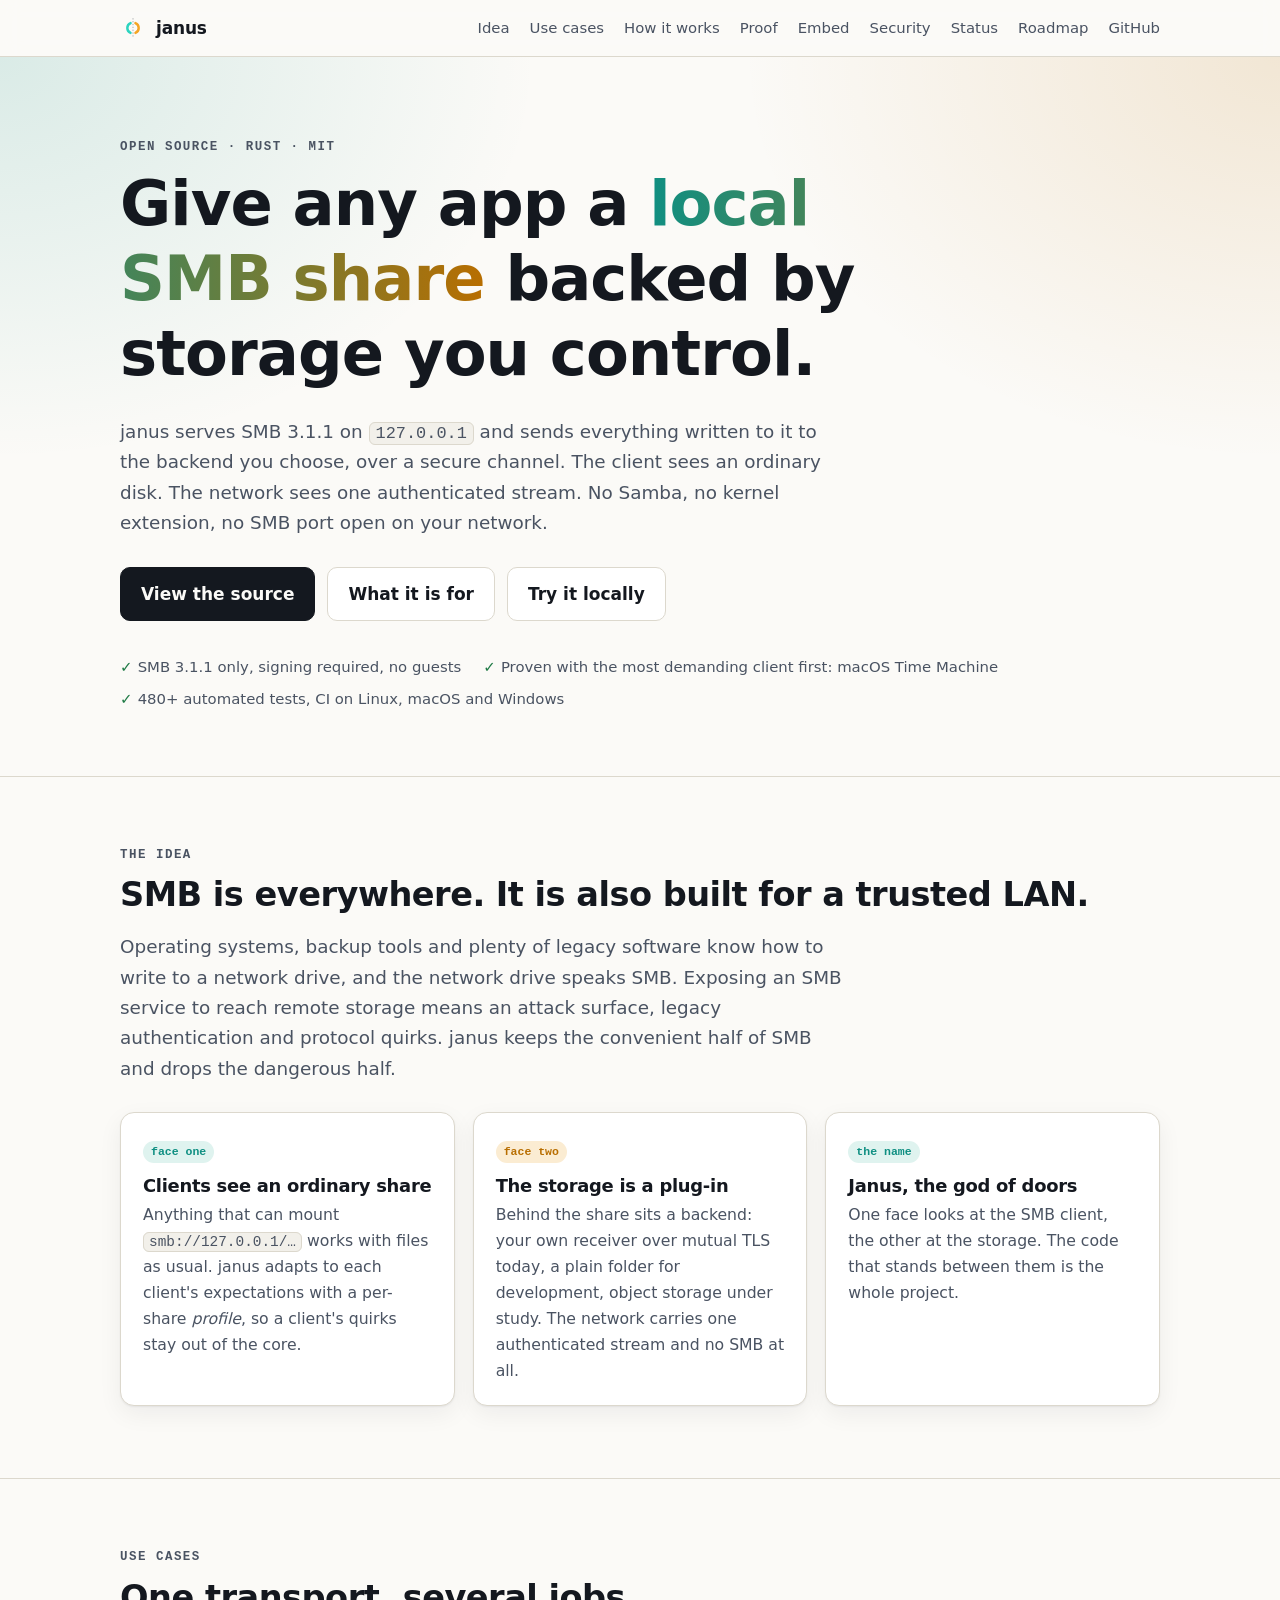
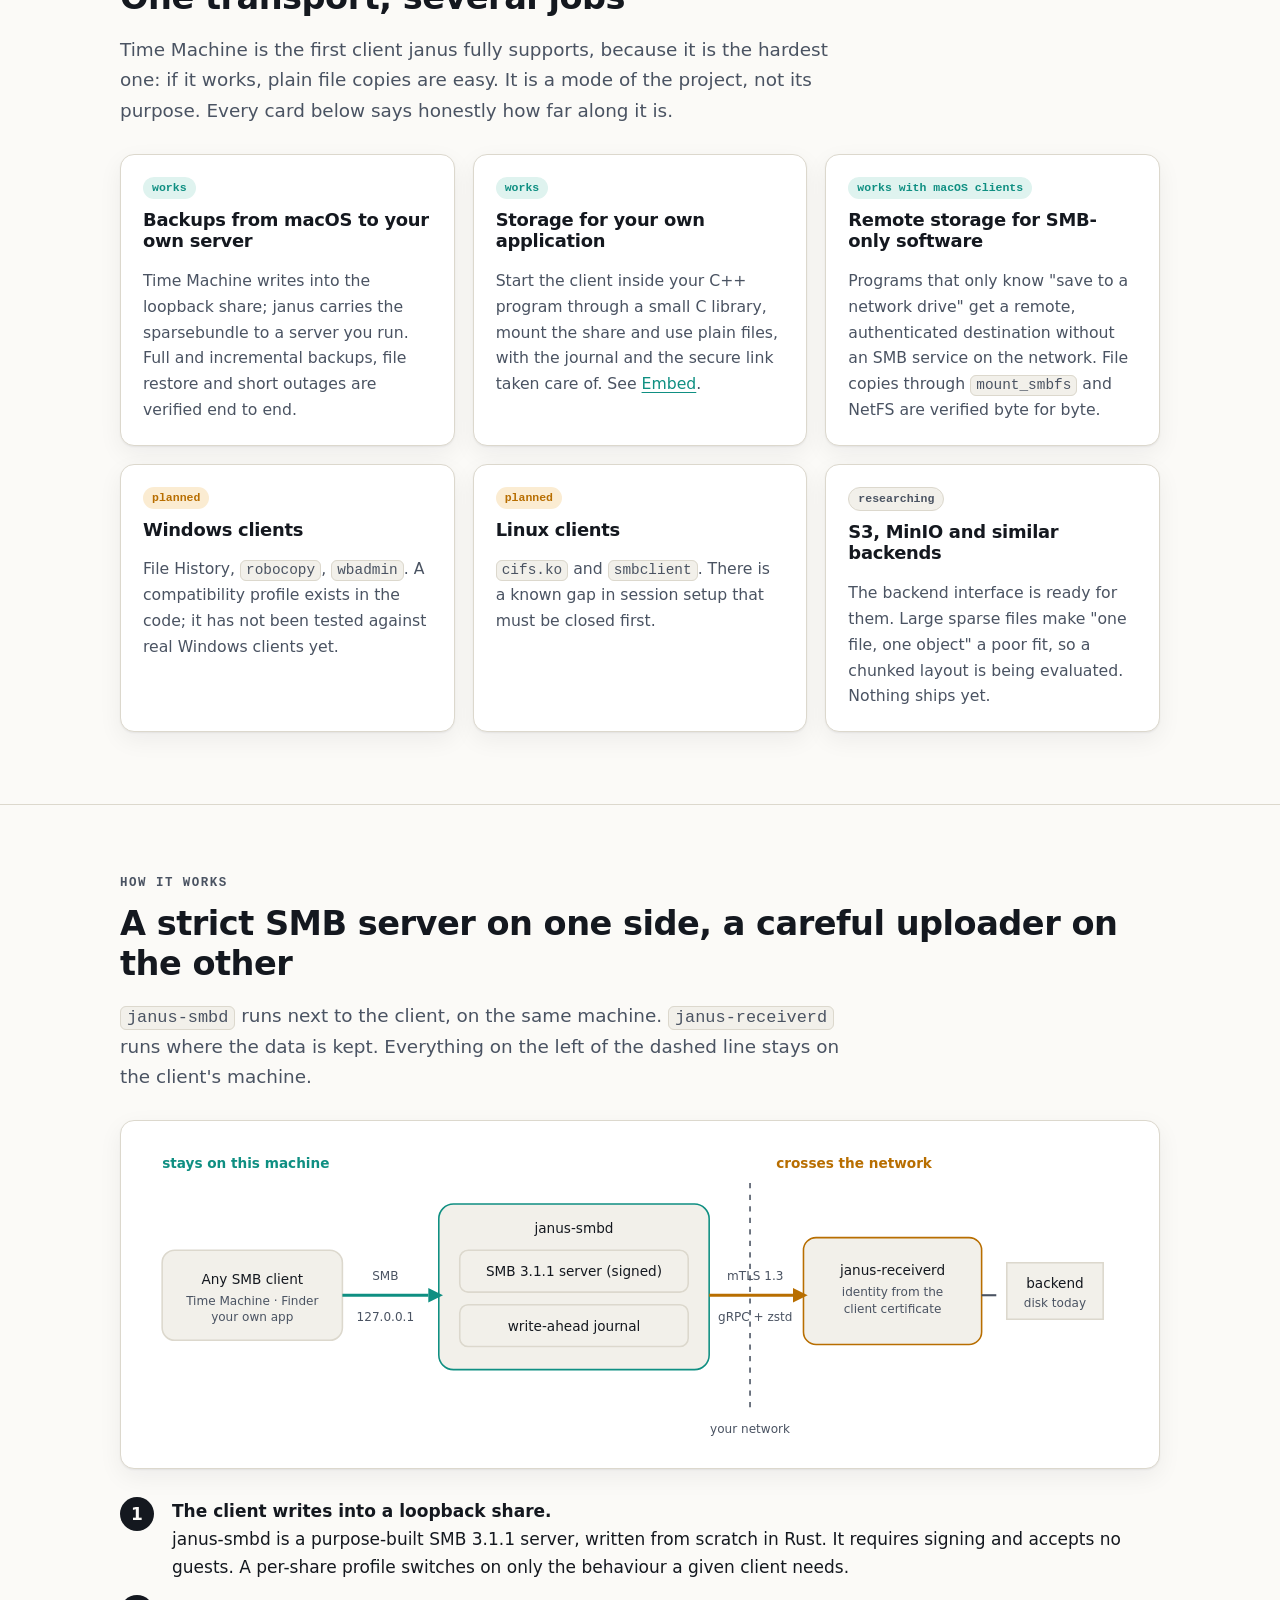
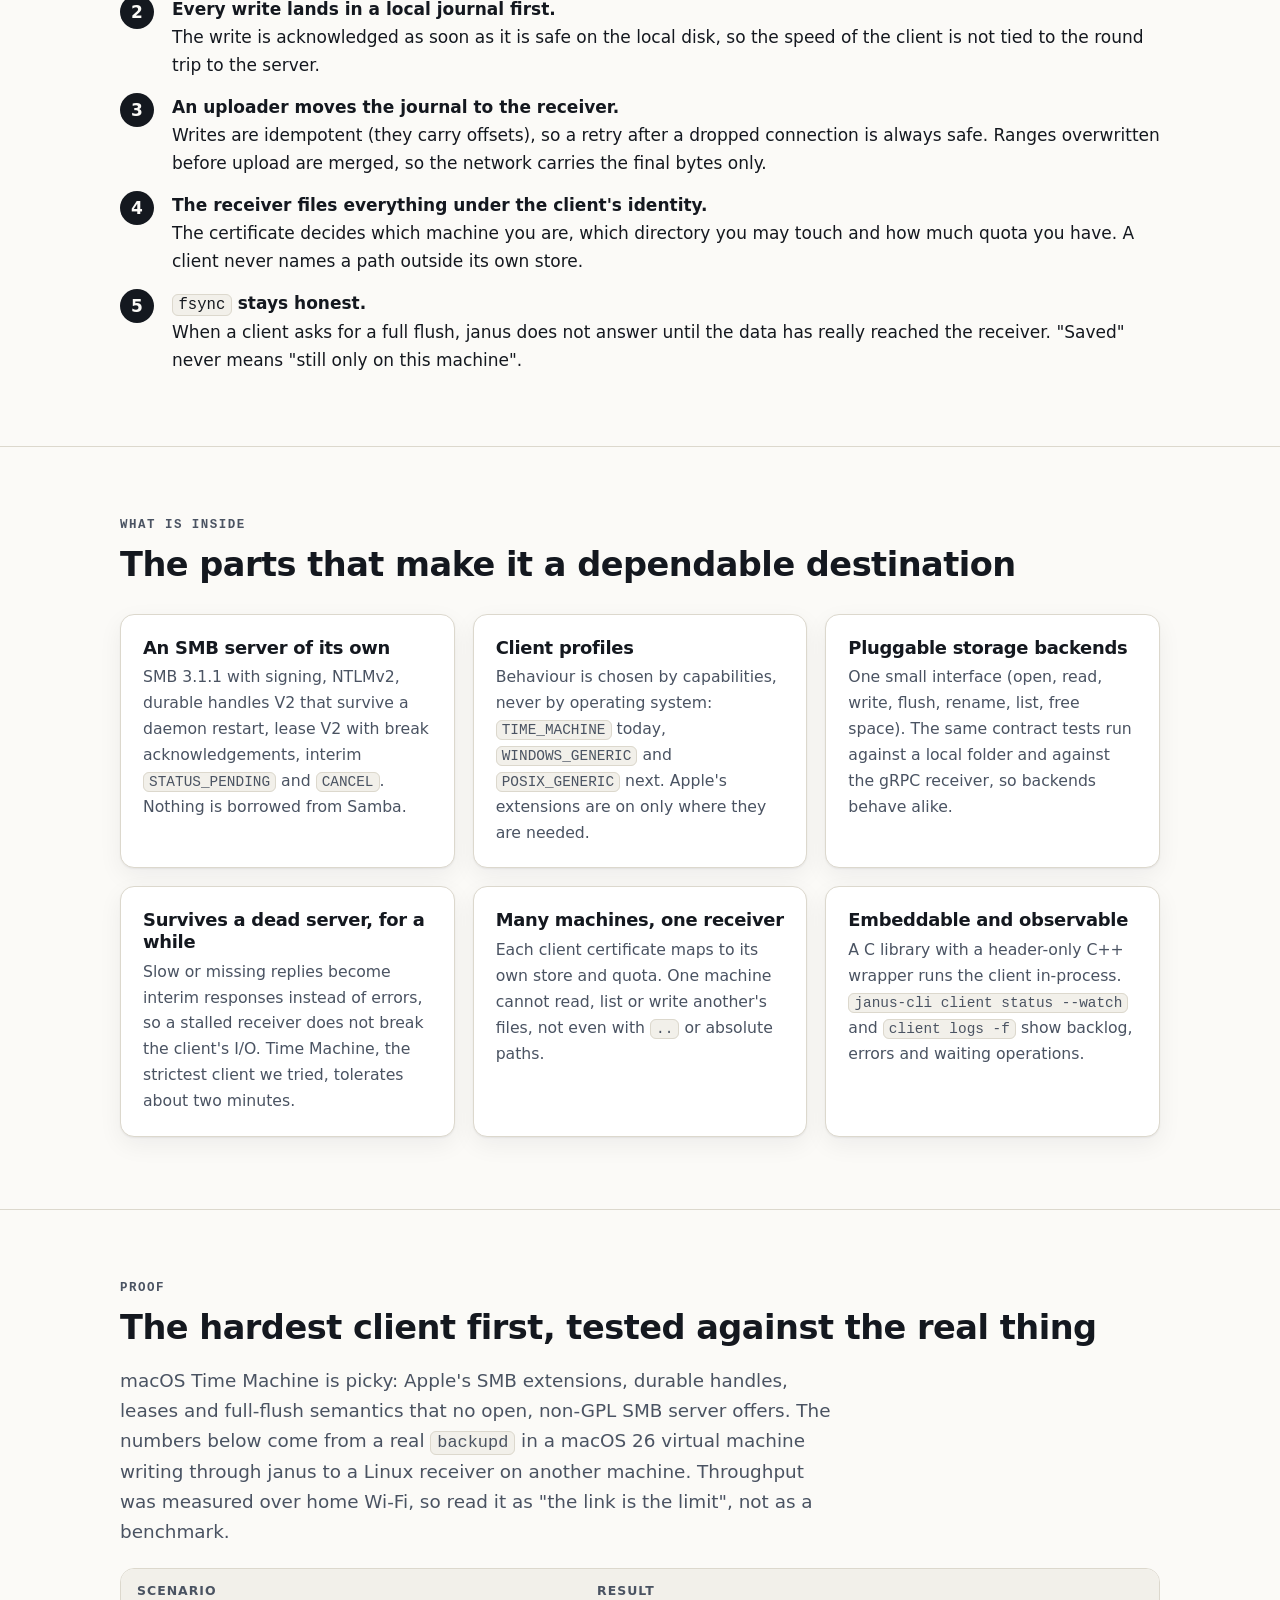
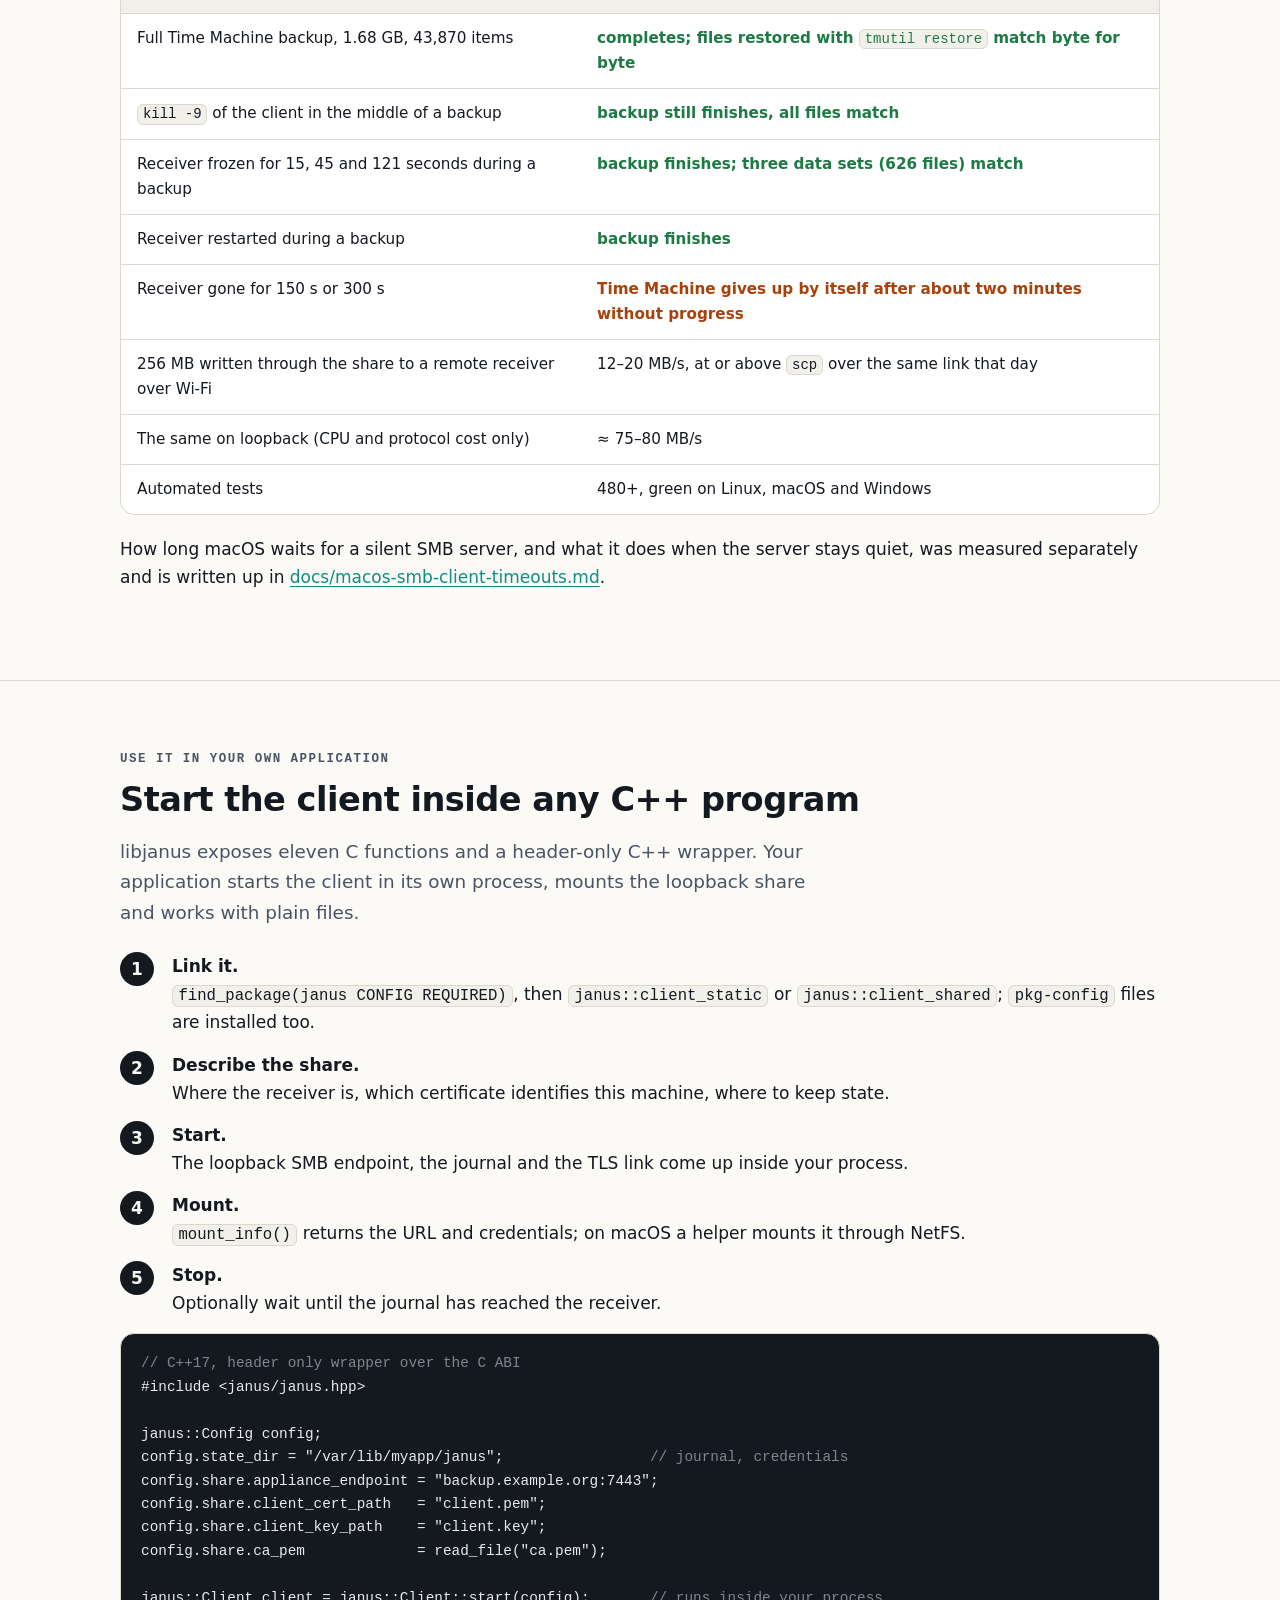
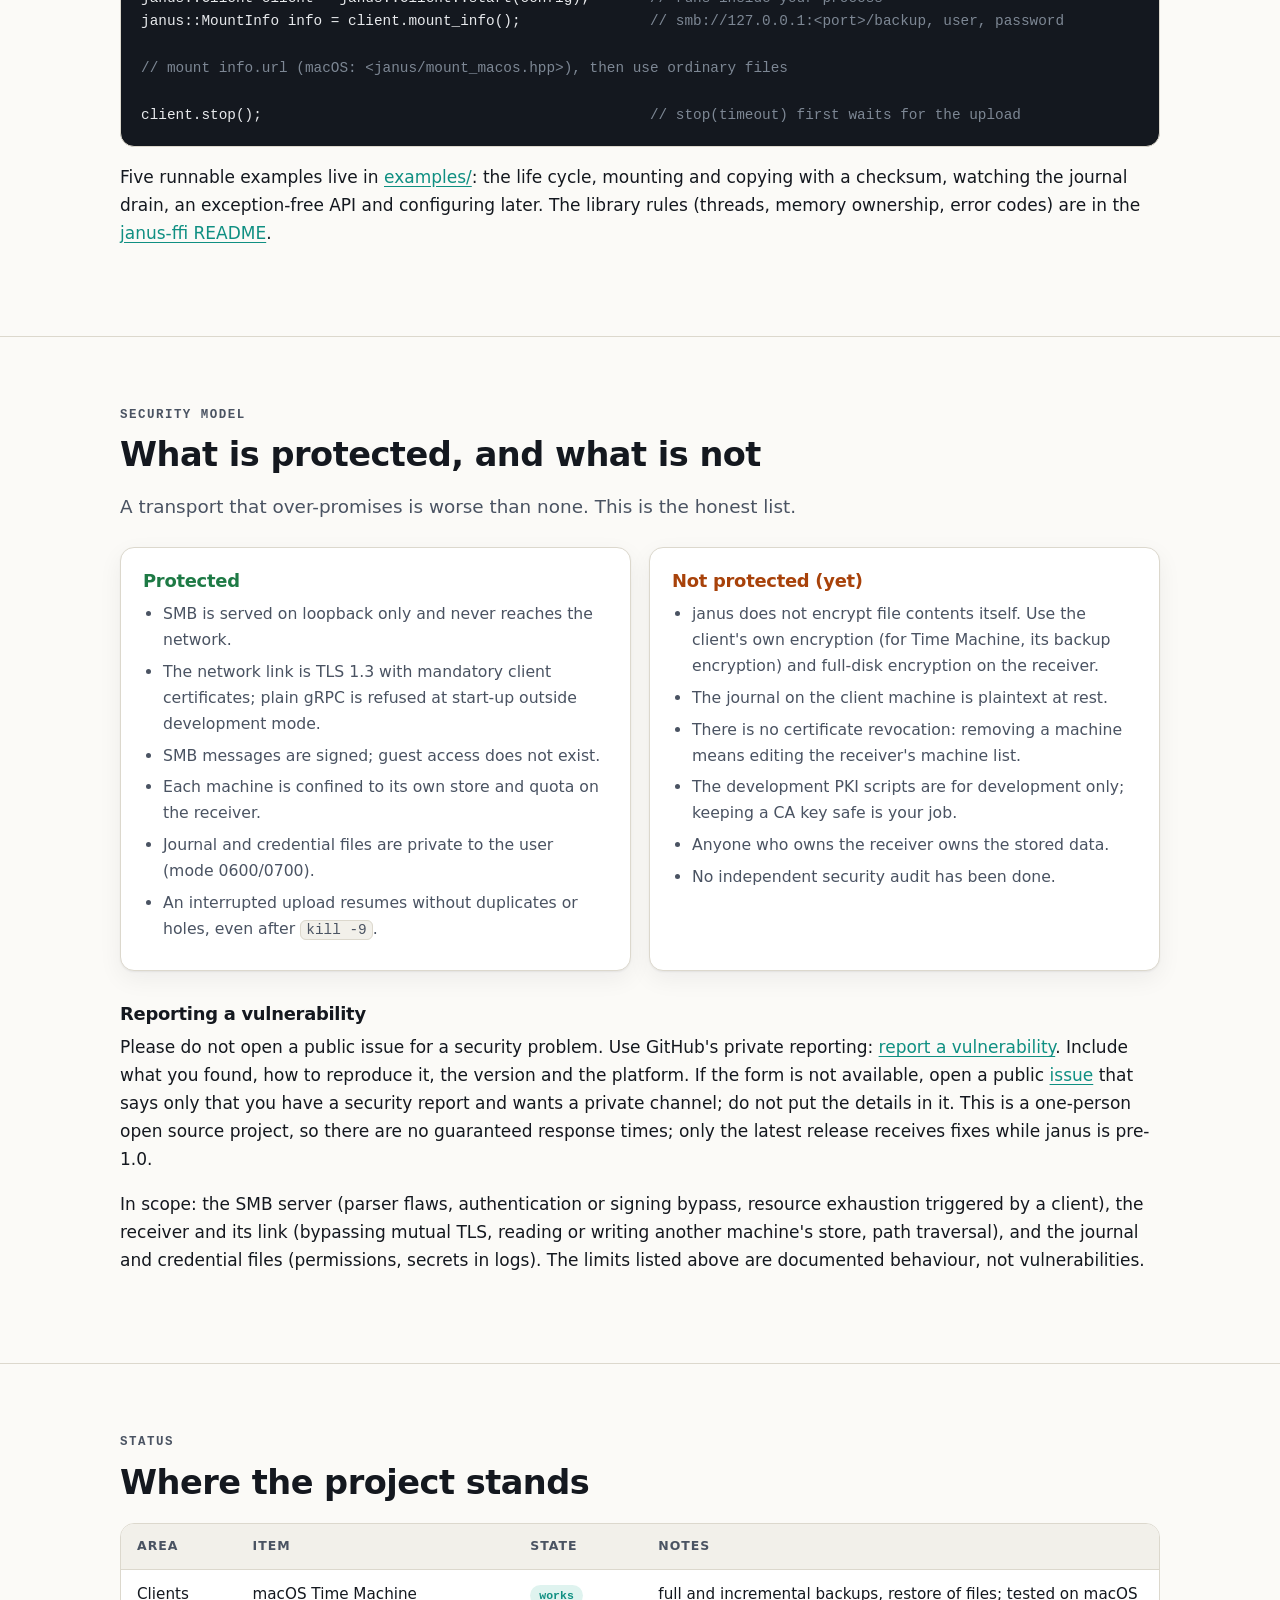
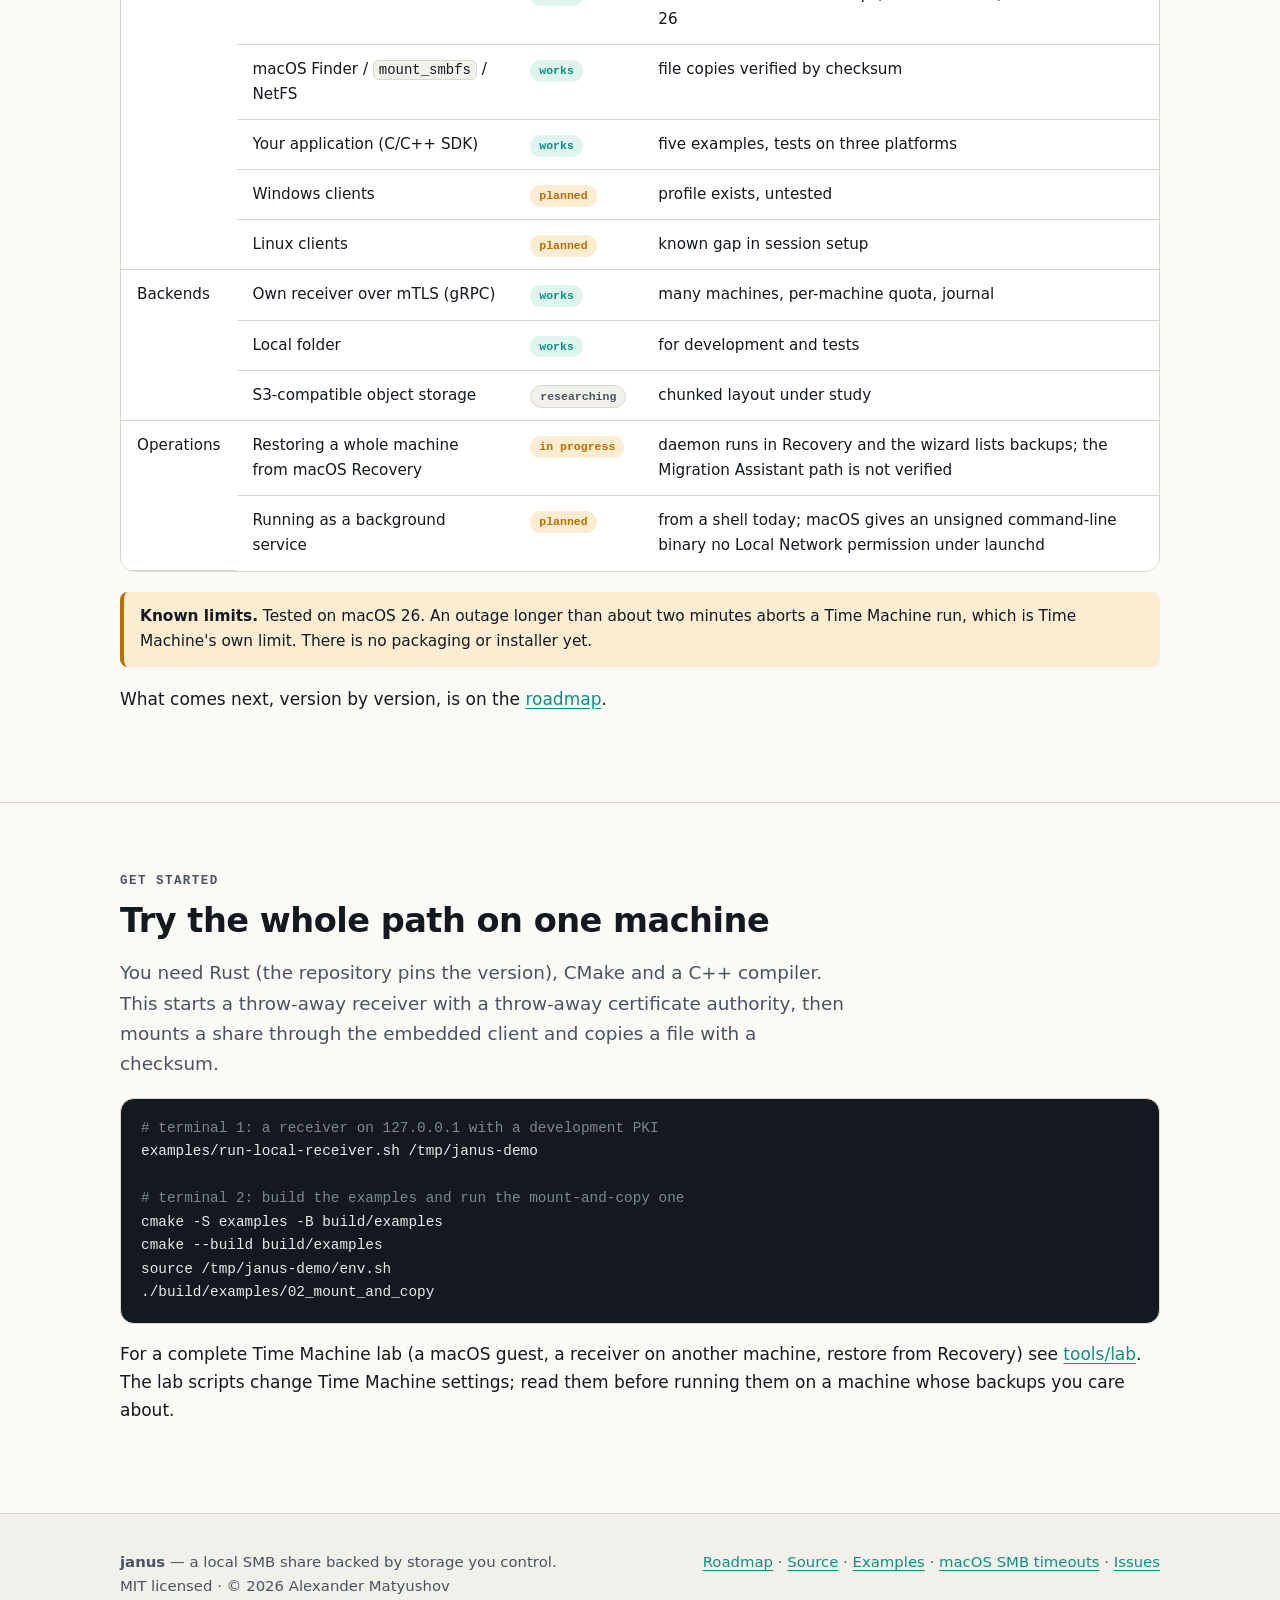
<file: docs/index.html>
<!doctype html>
<html lang="en">
<head>
<meta charset="utf-8">
<meta name="viewport" content="width=device-width, initial-scale=1">
<title>janus — a local SMB share backed by storage you control</title>
<meta name="description" content="janus serves a local SMB 3.1.1 share on 127.0.0.1 for any SMB client and sends what is written to it to the storage you choose over a secure channel. SMB never leaves the machine. Open source, written in Rust.">
<meta name="color-scheme" content="light dark">
<link rel="icon" href="assets/favicon.svg" type="image/svg+xml">
<link rel="stylesheet" href="assets/style.css">
<meta property="og:type" content="website">
<meta property="og:title" content="janus — a local SMB share backed by storage you control">
<meta property="og:description" content="Any SMB client gets a local share; the data goes to your own storage over mutual TLS. No Samba, no kernel extension, no SMB on your network.">
<meta property="og:url" content="https://matyushov.github.io/janus/">
</head>
<body>

<header class="bar">
  <div class="wrap">
    <a class="brand" href="#top" aria-label="janus, back to the top">
      <svg viewBox="0 0 64 64" aria-hidden="true"><path d="M32 8v48" stroke="currentColor" stroke-opacity=".45" stroke-width="2" stroke-dasharray="3 4"/><path d="M26 20a13 13 0 0 0 0 24" fill="none" stroke="#2dd4bf" stroke-width="6" stroke-linecap="round"/><path d="M38 20a13 13 0 0 1 0 24" fill="none" stroke="#f5a524" stroke-width="6" stroke-linecap="round"/></svg>
      janus
    </a>
    <nav aria-label="Sections">
      <a href="#idea">Idea</a>
      <a href="#uses">Use cases</a>
      <a href="#how">How it works</a>
      <a href="#proof">Proof</a>
      <a href="#embed">Embed</a>
      <a href="#security">Security</a>
      <a href="#status">Status</a>
      <a href="roadmap.html">Roadmap</a>
      <a class="gh" href="https://github.com/matyushov/janus">GitHub</a>
    </nav>
  </div>
</header>

<main id="top">

<!-- ======================================================= hero -->
<section class="hero">
  <div class="wrap">
    <span class="eyebrow">Open source · Rust · MIT</span>
    <h1>Give any app a <em>local SMB share</em> backed by storage you control.</h1>
    <p class="lede">
      janus serves SMB&nbsp;3.1.1 on <code>127.0.0.1</code> and sends everything written to it to the
      backend you choose, over a secure channel. The client sees an ordinary disk. The network sees one
      authenticated stream. No Samba, no kernel extension, no SMB port open on your network.
    </p>
    <div class="cta">
      <a class="btn primary" href="https://github.com/matyushov/janus">View the source</a>
      <a class="btn" href="#uses">What it is for</a>
      <a class="btn" href="#start">Try it locally</a>
    </div>
    <ul class="facts">
      <li>SMB 3.1.1 only, signing required, no guests</li>
      <li>Proven with the most demanding client first: macOS Time Machine</li>
      <li>480+ automated tests, CI on Linux, macOS and Windows</li>
    </ul>
  </div>
</section>

<!-- ======================================================= idea -->
<section id="idea">
  <div class="wrap">
    <span class="eyebrow">The idea</span>
    <h2>SMB is everywhere. It is also built for a trusted LAN.</h2>
    <p class="lede">
      Operating systems, backup tools and plenty of legacy software know how to write to a network
      drive, and the network drive speaks SMB. Exposing an SMB service to reach remote storage means an
      attack surface, legacy authentication and protocol quirks. janus keeps the convenient half of SMB
      and drops the dangerous half.
    </p>
    <div class="grid">
      <article class="card">
        <span class="tag teal">face one</span>
        <h3>Clients see an ordinary share</h3>
        <p>Anything that can mount <code>smb://127.0.0.1/…</code> works with files as usual. janus adapts
        to each client's expectations with a per-share <em>profile</em>, so a client's quirks stay out of the core.</p>
      </article>
      <article class="card">
        <span class="tag amber">face two</span>
        <h3>The storage is a plug-in</h3>
        <p>Behind the share sits a backend: your own receiver over mutual TLS today, a plain folder for
        development, object storage under study. The network carries one authenticated stream and no SMB at all.</p>
      </article>
      <article class="card">
        <span class="tag teal">the name</span>
        <h3>Janus, the god of doors</h3>
        <p>One face looks at the SMB client, the other at the storage. The code that stands between them
        is the whole project.</p>
      </article>
    </div>
  </div>
</section>

<!-- ======================================================= uses -->
<section id="uses">
  <div class="wrap">
    <span class="eyebrow">Use cases</span>
    <h2>One transport, several jobs</h2>
    <p class="lede">
      Time Machine is the first client janus fully supports, because it is the hardest one: if it
      works, plain file copies are easy. It is a mode of the project, not its purpose. Every card below
      says honestly how far along it is.
    </p>
    <div class="grid">
      <article class="card usecase">
        <span class="chip works">works</span>
        <h3>Backups from macOS to your own server</h3>
        <p>Time Machine writes into the loopback share; janus carries the sparsebundle to a server you
        run. Full and incremental backups, file restore and short outages are verified end to end.</p>
      </article>
      <article class="card usecase">
        <span class="chip works">works</span>
        <h3>Storage for your own application</h3>
        <p>Start the client inside your C++ program through a small C library, mount the share and use
        plain files, with the journal and the secure link taken care of. See <a href="#embed">Embed</a>.</p>
      </article>
      <article class="card usecase">
        <span class="chip works">works with macOS clients</span>
        <h3>Remote storage for SMB-only software</h3>
        <p>Programs that only know "save to a network drive" get a remote, authenticated destination without
        an SMB service on the network. File copies through <code>mount_smbfs</code> and NetFS are verified byte for byte.</p>
      </article>
      <article class="card usecase">
        <span class="chip planned">planned</span>
        <h3>Windows clients</h3>
        <p>File History, <code>robocopy</code>, <code>wbadmin</code>. A compatibility profile exists in the code;
        it has not been tested against real Windows clients yet.</p>
      </article>
      <article class="card usecase">
        <span class="chip planned">planned</span>
        <h3>Linux clients</h3>
        <p><code>cifs.ko</code> and <code>smbclient</code>. There is a known gap in session setup that must be
        closed first.</p>
      </article>
      <article class="card usecase">
        <span class="chip research">researching</span>
        <h3>S3, MinIO and similar backends</h3>
        <p>The backend interface is ready for them. Large sparse files make "one file, one object" a poor fit,
        so a chunked layout is being evaluated. Nothing ships yet.</p>
      </article>
    </div>
  </div>
</section>

<!-- ======================================================= how -->
<section id="how">
  <div class="wrap">
    <span class="eyebrow">How it works</span>
    <h2>A strict SMB server on one side, a careful uploader on the other</h2>
    <p class="lede">
      <code>janus-smbd</code> runs next to the client, on the same machine. <code>janus-receiverd</code> runs where the data
      is kept. Everything on the left of the dashed line stays on the client's machine.
    </p>

    <figure class="diagram">
      <svg viewBox="0 0 960 300" role="img" aria-labelledby="dt dd">
        <title id="dt">Data path through janus</title>
        <desc id="dd">An SMB client on the same machine writes over SMB to janus-smbd. janus-smbd writes to a local journal and uploads over mutual TLS to janus-receiverd, which stores the data per machine in a storage backend.</desc>

        <text x="24" y="30" class="lab-t">stays on this machine</text>
        <text x="610" y="30" class="lab-a">crosses the network</text>
        <line x1="585" y1="44" x2="585" y2="262" class="fence"/>
        <text x="585" y="282" text-anchor="middle" class="sub">your network</text>

        <rect x="24" y="108" width="172" height="86" rx="12" class="box"/>
        <text x="110" y="140" text-anchor="middle" font-weight="700">Any SMB client</text>
        <text x="110" y="160" text-anchor="middle" class="sub">Time Machine · Finder</text>
        <text x="110" y="176" text-anchor="middle" class="sub">your own app</text>

        <rect x="288" y="64" width="258" height="158" rx="14" class="box t"/>
        <text x="417" y="92" text-anchor="middle" font-weight="700">janus-smbd</text>
        <rect x="308" y="108" width="218" height="40" rx="8" class="box"/>
        <text x="417" y="133" text-anchor="middle">SMB 3.1.1 server (signed)</text>
        <rect x="308" y="160" width="218" height="40" rx="8" class="box"/>
        <text x="417" y="185" text-anchor="middle">write-ahead journal</text>

        <rect x="636" y="96" width="170" height="102" rx="12" class="box a"/>
        <text x="721" y="132" text-anchor="middle" font-weight="700">janus-receiverd</text>
        <text x="721" y="152" text-anchor="middle" class="sub">identity from the</text>
        <text x="721" y="168" text-anchor="middle" class="sub">client certificate</text>

        <path d="M830 120h92v54h-92z" class="box"/>
        <text x="876" y="144" text-anchor="middle">backend</text>
        <text x="876" y="162" text-anchor="middle" class="sub">disk today</text>

        <path d="M196 151h82" class="wire-t"/><polygon points="278,144 292,151 278,158" class="arrow-t"/>
        <text x="237" y="136" text-anchor="middle" class="sub">SMB</text>
        <text x="237" y="176" text-anchor="middle" class="sub">127.0.0.1</text>

        <path d="M546 151h80" class="wire-a"/><polygon points="626,144 640,151 626,158" class="arrow-a"/>
        <text x="590" y="136" text-anchor="middle" class="sub">mTLS 1.3</text>
        <text x="590" y="176" text-anchor="middle" class="sub">gRPC + zstd</text>

        <path d="M806 151h14" stroke="var(--ink-soft)" stroke-width="2" fill="none"/>
      </svg>
    </figure>

    <ol class="steps">
      <li><b>The client writes into a loopback share.</b>
        janus-smbd is a purpose-built SMB 3.1.1 server, written from scratch in Rust. It requires signing
        and accepts no guests. A per-share profile switches on only the behaviour a given client needs.</li>
      <li><b>Every write lands in a local journal first.</b>
        The write is acknowledged as soon as it is safe on the local disk, so the speed of the client is
        not tied to the round trip to the server.</li>
      <li><b>An uploader moves the journal to the receiver.</b>
        Writes are idempotent (they carry offsets), so a retry after a dropped connection is always safe.
        Ranges overwritten before upload are merged, so the network carries the final bytes only.</li>
      <li><b>The receiver files everything under the client's identity.</b>
        The certificate decides which machine you are, which directory you may touch and how much quota
        you have. A client never names a path outside its own store.</li>
      <li><b><code>fsync</code> stays honest.</b>
        When a client asks for a full flush, janus does not answer until the data has really reached the
        receiver. "Saved" never means "still only on this machine".</li>
    </ol>
  </div>
</section>

<!-- ======================================================= features -->
<section id="features">
  <div class="wrap">
    <span class="eyebrow">What is inside</span>
    <h2>The parts that make it a dependable destination</h2>
    <div class="grid">
      <article class="card">
        <h3>An SMB server of its own</h3>
        <p>SMB 3.1.1 with signing, NTLMv2, durable handles V2 that survive a daemon restart, lease V2
        with break acknowledgements, interim <code>STATUS_PENDING</code> and <code>CANCEL</code>.
        Nothing is borrowed from Samba.</p>
      </article>
      <article class="card">
        <h3>Client profiles</h3>
        <p>Behaviour is chosen by capabilities, never by operating system: <code>TIME_MACHINE</code> today,
        <code>WINDOWS_GENERIC</code> and <code>POSIX_GENERIC</code> next. Apple's extensions are on only where they are needed.</p>
      </article>
      <article class="card">
        <h3>Pluggable storage backends</h3>
        <p>One small interface (open, read, write, flush, rename, list, free space). The same contract tests run
        against a local folder and against the gRPC receiver, so backends behave alike.</p>
      </article>
      <article class="card">
        <h3>Survives a dead server, for a while</h3>
        <p>Slow or missing replies become interim responses instead of errors, so a stalled receiver does not
        break the client's I/O. Time Machine, the strictest client we tried, tolerates about two minutes.</p>
      </article>
      <article class="card">
        <h3>Many machines, one receiver</h3>
        <p>Each client certificate maps to its own store and quota. One machine cannot read, list or write
        another's files, not even with <code>..</code> or absolute paths.</p>
      </article>
      <article class="card">
        <h3>Embeddable and observable</h3>
        <p>A C library with a header-only C++ wrapper runs the client in-process.
        <code>janus-cli client status --watch</code> and <code>client logs -f</code> show backlog, errors and waiting operations.</p>
      </article>
    </div>
  </div>
</section>

<!-- ======================================================= proof -->
<section id="proof">
  <div class="wrap">
    <span class="eyebrow">Proof</span>
    <h2>The hardest client first, tested against the real thing</h2>
    <p class="lede">
      macOS Time Machine is picky: Apple's SMB extensions, durable handles, leases and full-flush semantics
      that no open, non-GPL SMB server offers. The numbers below come from a real <code>backupd</code> in a
      macOS 26 virtual machine writing through janus to a Linux receiver on another machine. Throughput was
      measured over home Wi-Fi, so read it as "the link is the limit", not as a benchmark.
    </p>

    <div class="tablewrap">
      <table>
        <thead><tr><th>Scenario</th><th>Result</th></tr></thead>
        <tbody>
          <tr><td>Full Time Machine backup, 1.68 GB, 43,870 items</td><td class="ok">completes; files restored with <code>tmutil restore</code> match byte for byte</td></tr>
          <tr><td><code>kill -9</code> of the client in the middle of a backup</td><td class="ok">backup still finishes, all files match</td></tr>
          <tr><td>Receiver frozen for 15, 45 and 121 seconds during a backup</td><td class="ok">backup finishes; three data sets (626 files) match</td></tr>
          <tr><td>Receiver restarted during a backup</td><td class="ok">backup finishes</td></tr>
          <tr><td>Receiver gone for 150 s or 300 s</td><td class="no">Time Machine gives up by itself after about two minutes without progress</td></tr>
          <tr><td>256 MB written through the share to a remote receiver over Wi-Fi</td><td>12–20 MB/s, at or above <code>scp</code> over the same link that day</td></tr>
          <tr><td>The same on loopback (CPU and protocol cost only)</td><td>≈ 75–80 MB/s</td></tr>
          <tr><td>Automated tests</td><td>480+, green on Linux, macOS and Windows</td></tr>
        </tbody>
      </table>
    </div>
    <p>
      How long macOS waits for a silent SMB server, and what it does when the server stays quiet, was
      measured separately and is written up in
      <a href="https://github.com/matyushov/janus/blob/develop/docs/macos-smb-client-timeouts.md">docs/macos-smb-client-timeouts.md</a>.
    </p>
  </div>
</section>

<!-- ======================================================= embed -->
<section id="embed">
  <div class="wrap">
    <span class="eyebrow">Use it in your own application</span>
    <h2>Start the client inside any C++ program</h2>
    <p class="lede">
      libjanus exposes eleven C functions and a header-only C++ wrapper. Your application starts
      the client in its own process, mounts the loopback share and works with plain files.
    </p>
    <ol class="steps">
      <li><b>Link it.</b> <code>find_package(janus CONFIG REQUIRED)</code>, then <code>janus::client_static</code> or <code>janus::client_shared</code>; <code>pkg-config</code> files are installed too.</li>
      <li><b>Describe the share.</b> Where the receiver is, which certificate identifies this machine, where to keep state.</li>
      <li><b>Start.</b> The loopback SMB endpoint, the journal and the TLS link come up inside your process.</li>
      <li><b>Mount.</b> <code>mount_info()</code> returns the URL and credentials; on macOS a helper mounts it through NetFS.</li>
      <li><b>Stop.</b> Optionally wait until the journal has reached the receiver.</li>
    </ol>
<pre><code><span class="c">// C++17, header only wrapper over the C ABI</span>
#include &lt;janus/janus.hpp&gt;

janus::Config config;
config.state_dir = "/var/lib/myapp/janus";                 <span class="c">// journal, credentials</span>
config.share.appliance_endpoint = "backup.example.org:7443";
config.share.client_cert_path   = "client.pem";
config.share.client_key_path    = "client.key";
config.share.ca_pem             = read_file("ca.pem");

janus::Client client = janus::Client::start(config);       <span class="c">// runs inside your process</span>
janus::MountInfo info = client.mount_info();               <span class="c">// smb://127.0.0.1:&lt;port&gt;/backup, user, password</span>

<span class="c">// mount info.url (macOS: &lt;janus/mount_macos.hpp&gt;), then use ordinary files</span>

client.stop();                                             <span class="c">// stop(timeout) first waits for the upload</span></code></pre>
    <p>
      Five runnable examples live in
      <a href="https://github.com/matyushov/janus/tree/develop/examples">examples/</a>:
      the life cycle, mounting and copying with a checksum, watching the journal drain, an
      exception-free API and configuring later. The library rules (threads, memory ownership, error codes)
      are in the <a href="https://github.com/matyushov/janus/blob/develop/crates/janus-ffi/README.md">janus-ffi README</a>.
    </p>
  </div>
</section>

<!-- ======================================================= security -->
<section id="security">
  <div class="wrap">
    <span class="eyebrow">Security model</span>
    <h2>What is protected, and what is not</h2>
    <p class="lede">A transport that over-promises is worse than none. This is the honest list.</p>
    <div class="cols">
      <div class="card yes">
        <h3>Protected</h3>
        <ul>
          <li>SMB is served on loopback only and never reaches the network.</li>
          <li>The network link is TLS 1.3 with mandatory client certificates; plain gRPC is refused at start-up outside development mode.</li>
          <li>SMB messages are signed; guest access does not exist.</li>
          <li>Each machine is confined to its own store and quota on the receiver.</li>
          <li>Journal and credential files are private to the user (mode 0600/0700).</li>
          <li>An interrupted upload resumes without duplicates or holes, even after <code>kill -9</code>.</li>
        </ul>
      </div>
      <div class="card nope">
        <h3>Not protected (yet)</h3>
        <ul>
          <li>janus does not encrypt file contents itself. Use the client's own encryption (for Time Machine, its backup encryption) and full-disk encryption on the receiver.</li>
          <li>The journal on the client machine is plaintext at rest.</li>
          <li>There is no certificate revocation: removing a machine means editing the receiver's machine list.</li>
          <li>The development PKI scripts are for development only; keeping a CA key safe is your job.</li>
          <li>Anyone who owns the receiver owns the stored data.</li>
          <li>No independent security audit has been done.</li>
        </ul>
      </div>
    </div>
    <h3 style="margin-top:32px">Reporting a vulnerability</h3>
    <p>
      Please do not open a public issue for a security problem. Use GitHub's private reporting:
      <a href="https://github.com/matyushov/janus/security/advisories/new">report a vulnerability</a>.
      Include what you found, how to reproduce it, the version and the platform. If the form is not available,
      open a public <a href="https://github.com/matyushov/janus/issues/new">issue</a> that says only that you have a
      security report and wants a private channel; do not put the details in it. This is a one-person open source
      project, so there are no guaranteed response times; only the latest release receives fixes while janus is pre-1.0.
    </p>
    <p>
      In scope: the SMB server (parser flaws, authentication or signing bypass, resource exhaustion triggered by a
      client), the receiver and its link (bypassing mutual TLS, reading or writing another machine's store, path
      traversal), and the journal and credential files (permissions, secrets in logs). The limits listed above are
      documented behaviour, not vulnerabilities.
    </p>
  </div>
</section>

<!-- ======================================================= status -->
<section id="status">
  <div class="wrap">
    <span class="eyebrow">Status</span>
    <h2>Where the project stands</h2>
    <div class="tablewrap">
      <table>
        <thead><tr><th>Area</th><th>Item</th><th>State</th><th>Notes</th></tr></thead>
        <tbody>
          <tr><td rowspan="5">Clients</td><td>macOS Time Machine</td><td><span class="chip works">works</span></td><td>full and incremental backups, restore of files; tested on macOS 26</td></tr>
          <tr><td>macOS Finder / <code>mount_smbfs</code> / NetFS</td><td><span class="chip works">works</span></td><td>file copies verified by checksum</td></tr>
          <tr><td>Your application (C/C++ SDK)</td><td><span class="chip works">works</span></td><td>five examples, tests on three platforms</td></tr>
          <tr><td>Windows clients</td><td><span class="chip planned">planned</span></td><td>profile exists, untested</td></tr>
          <tr><td>Linux clients</td><td><span class="chip planned">planned</span></td><td>known gap in session setup</td></tr>
          <tr><td rowspan="3">Backends</td><td>Own receiver over mTLS (gRPC)</td><td><span class="chip works">works</span></td><td>many machines, per-machine quota, journal</td></tr>
          <tr><td>Local folder</td><td><span class="chip works">works</span></td><td>for development and tests</td></tr>
          <tr><td>S3-compatible object storage</td><td><span class="chip research">researching</span></td><td>chunked layout under study</td></tr>
          <tr><td rowspan="2">Operations</td><td>Restoring a whole machine from macOS Recovery</td><td><span class="chip planned">in progress</span></td><td>daemon runs in Recovery and the wizard lists backups; the Migration Assistant path is not verified</td></tr>
          <tr><td>Running as a background service</td><td><span class="chip planned">planned</span></td><td>from a shell today; macOS gives an unsigned command-line binary no Local Network permission under launchd</td></tr>
        </tbody>
      </table>
    </div>
    <div class="note">
      <strong>Known limits.</strong> Tested on macOS 26. An outage longer than about two minutes aborts a
      Time Machine run, which is Time Machine's own limit. There is no packaging or installer yet.
    </div>
    <p style="margin-top:18px">What comes next, version by version, is on the <a href="roadmap.html">roadmap</a>.</p>
  </div>
</section>

<!-- ======================================================= start -->
<section id="start">
  <div class="wrap">
    <span class="eyebrow">Get started</span>
    <h2>Try the whole path on one machine</h2>
    <p class="lede">
      You need Rust (the repository pins the version), CMake and a C++ compiler. This starts a throw-away
      receiver with a throw-away certificate authority, then mounts a share through the embedded client and
      copies a file with a checksum.
    </p>
<pre><code><span class="c"># terminal 1: a receiver on 127.0.0.1 with a development PKI</span>
examples/run-local-receiver.sh /tmp/janus-demo

<span class="c"># terminal 2: build the examples and run the mount-and-copy one</span>
cmake -S examples -B build/examples
cmake --build build/examples
source /tmp/janus-demo/env.sh
./build/examples/02_mount_and_copy</code></pre>
    <p>
      For a complete Time Machine lab (a macOS guest, a receiver on another machine, restore from Recovery) see
      <a href="https://github.com/matyushov/janus/blob/develop/tools/lab/README.md">tools/lab</a>.
      The lab scripts change Time Machine settings; read them before running them on a machine whose backups you care about.
    </p>
  </div>
</section>

</main>

<footer>
  <div class="wrap">
    <div>
      <strong>janus</strong> — a local SMB share backed by storage you control.<br>
      MIT licensed · © 2026 Alexander Matyushov
    </div>
    <div>
      <a href="roadmap.html">Roadmap</a> ·
      <a href="https://github.com/matyushov/janus">Source</a> ·
      <a href="https://github.com/matyushov/janus/tree/develop/examples">Examples</a> ·
      <a href="https://github.com/matyushov/janus/blob/develop/docs/macos-smb-client-timeouts.md">macOS SMB timeouts</a> ·
      <a href="https://github.com/matyushov/janus/issues">Issues</a>
    </div>
  </div>
</footer>

</body>
</html>
</file>
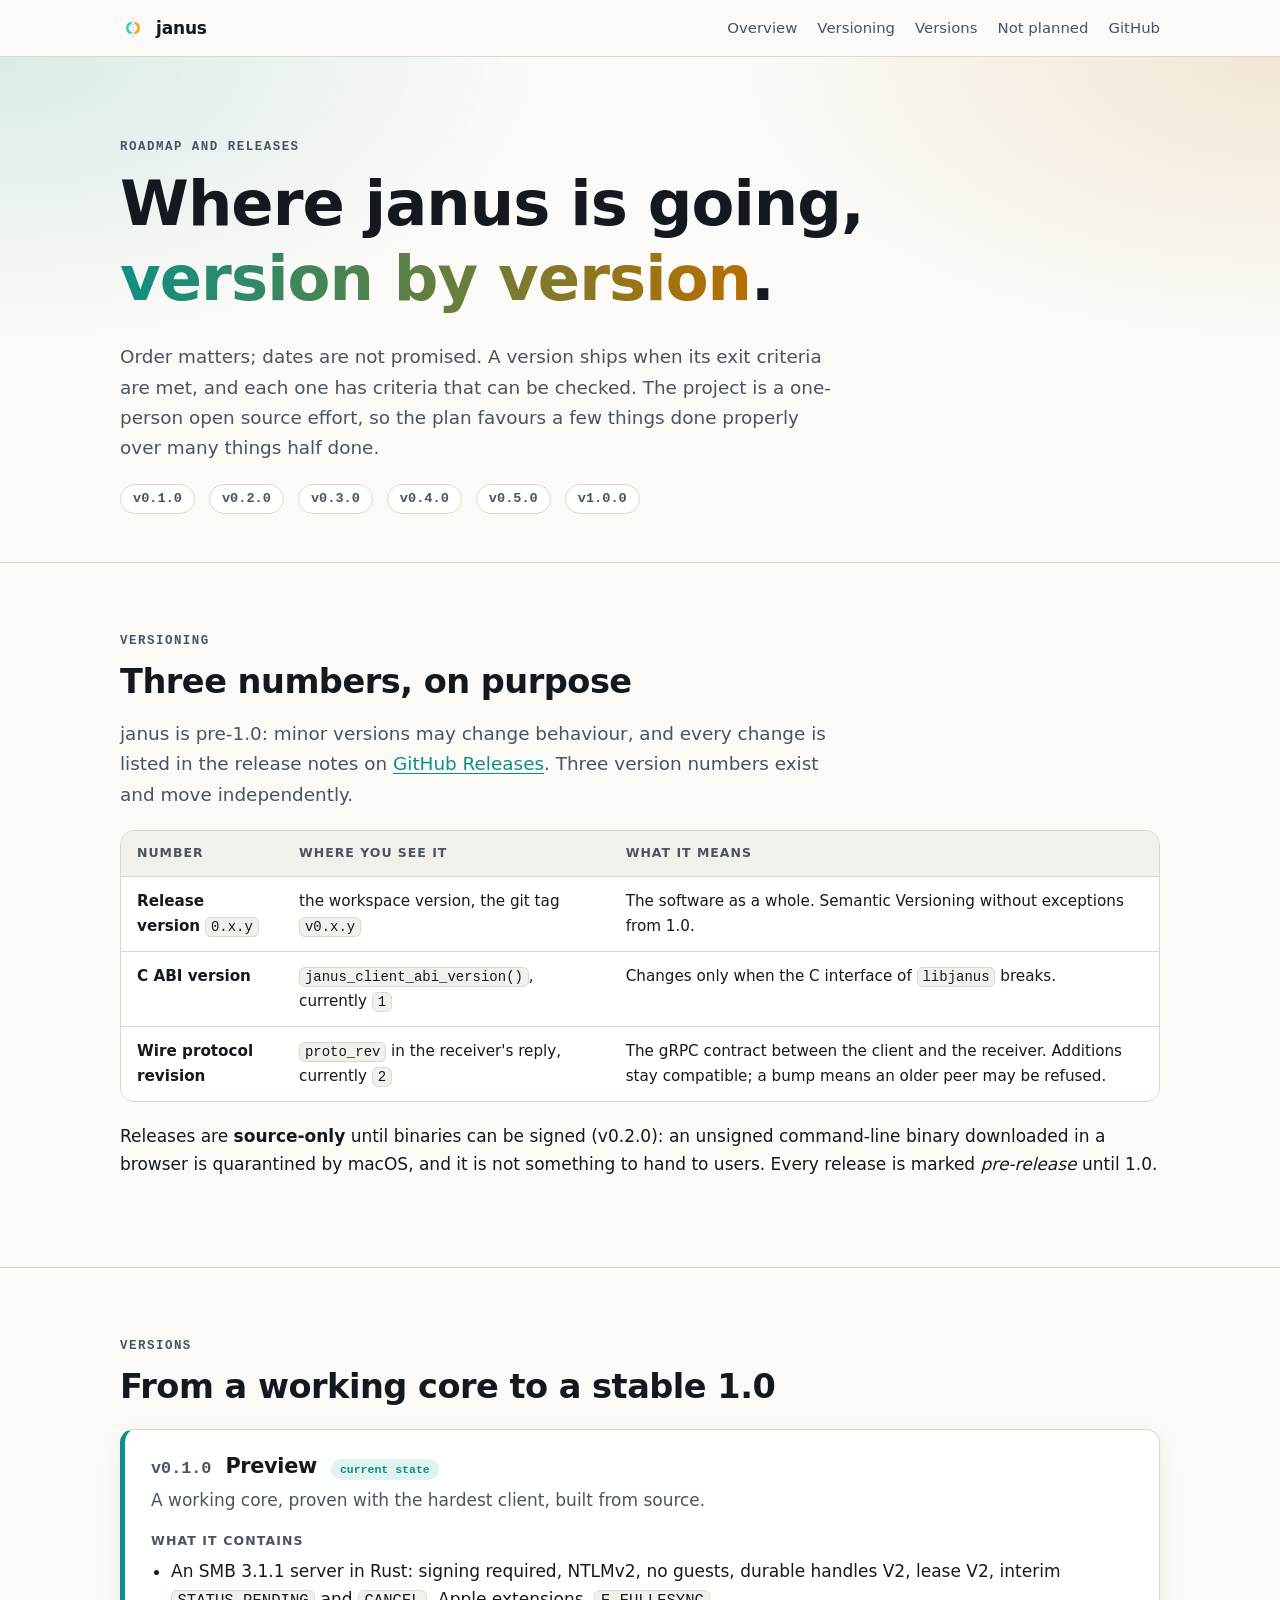
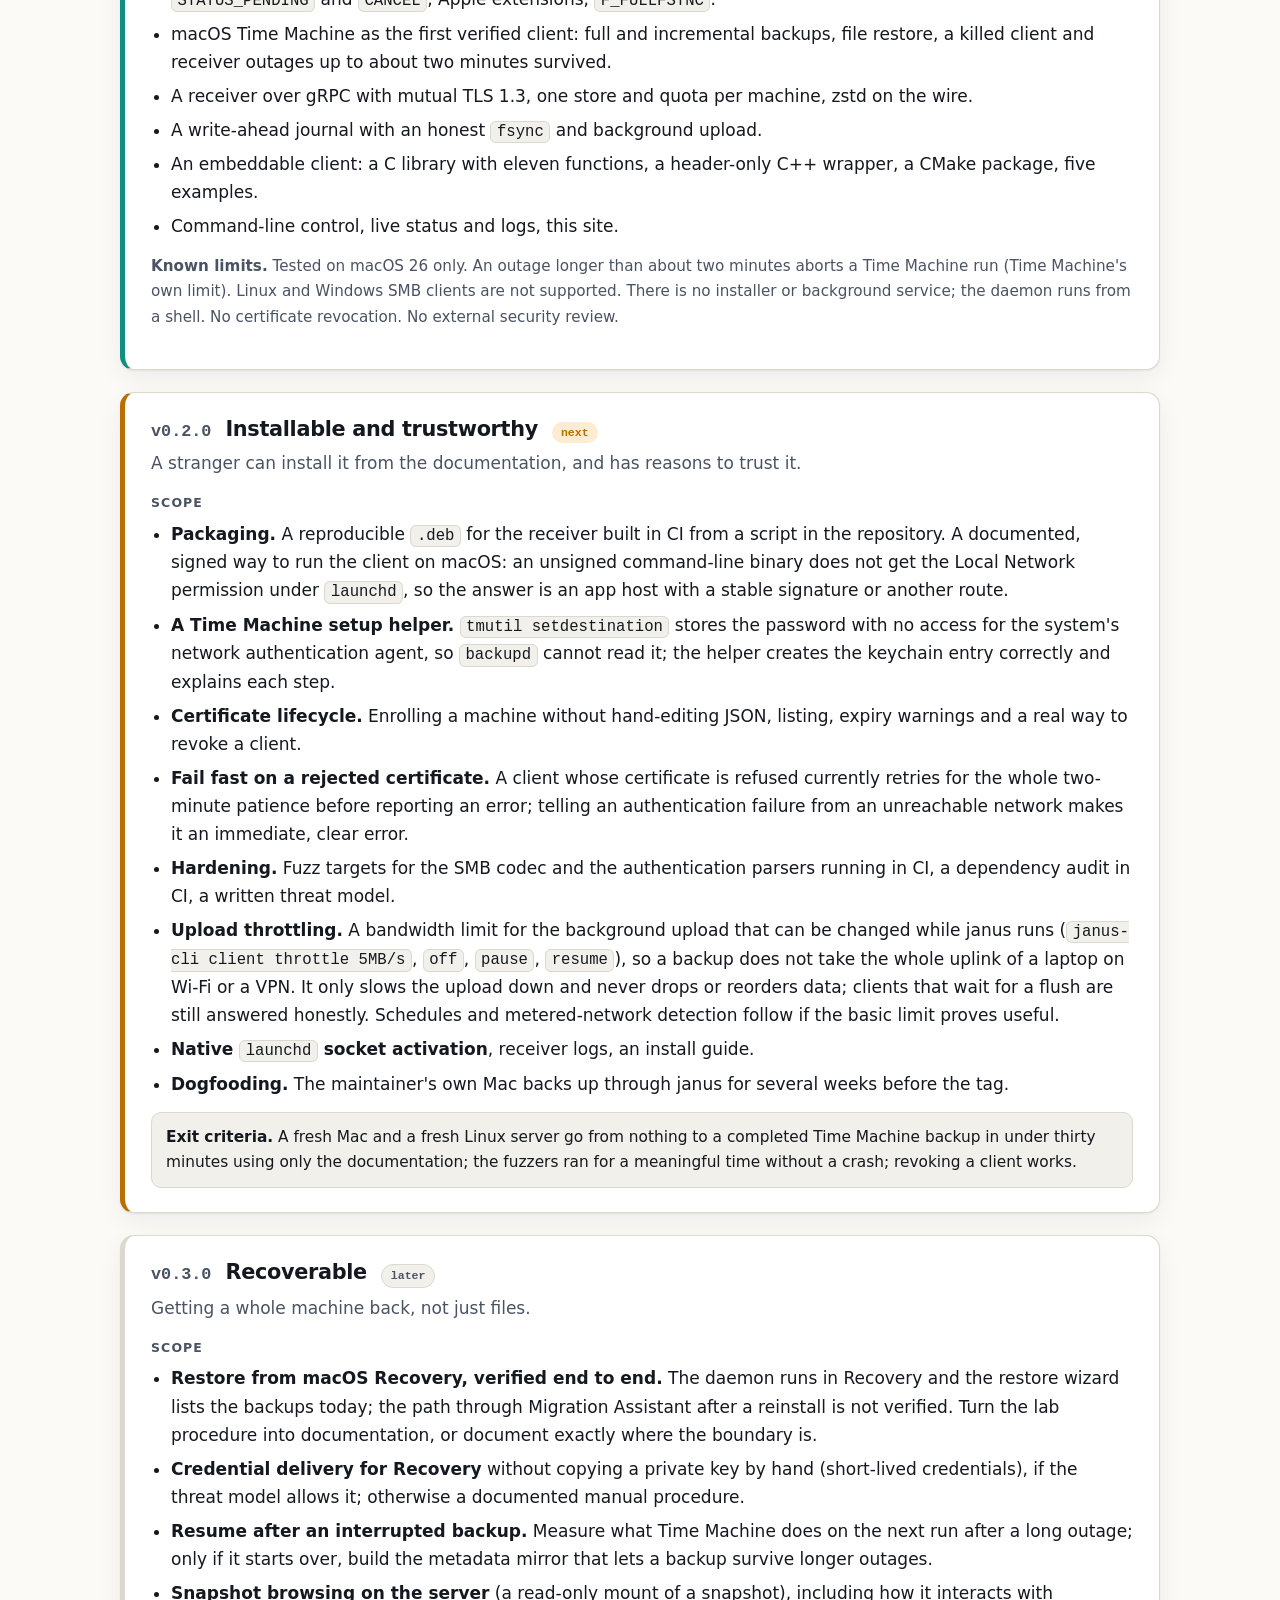
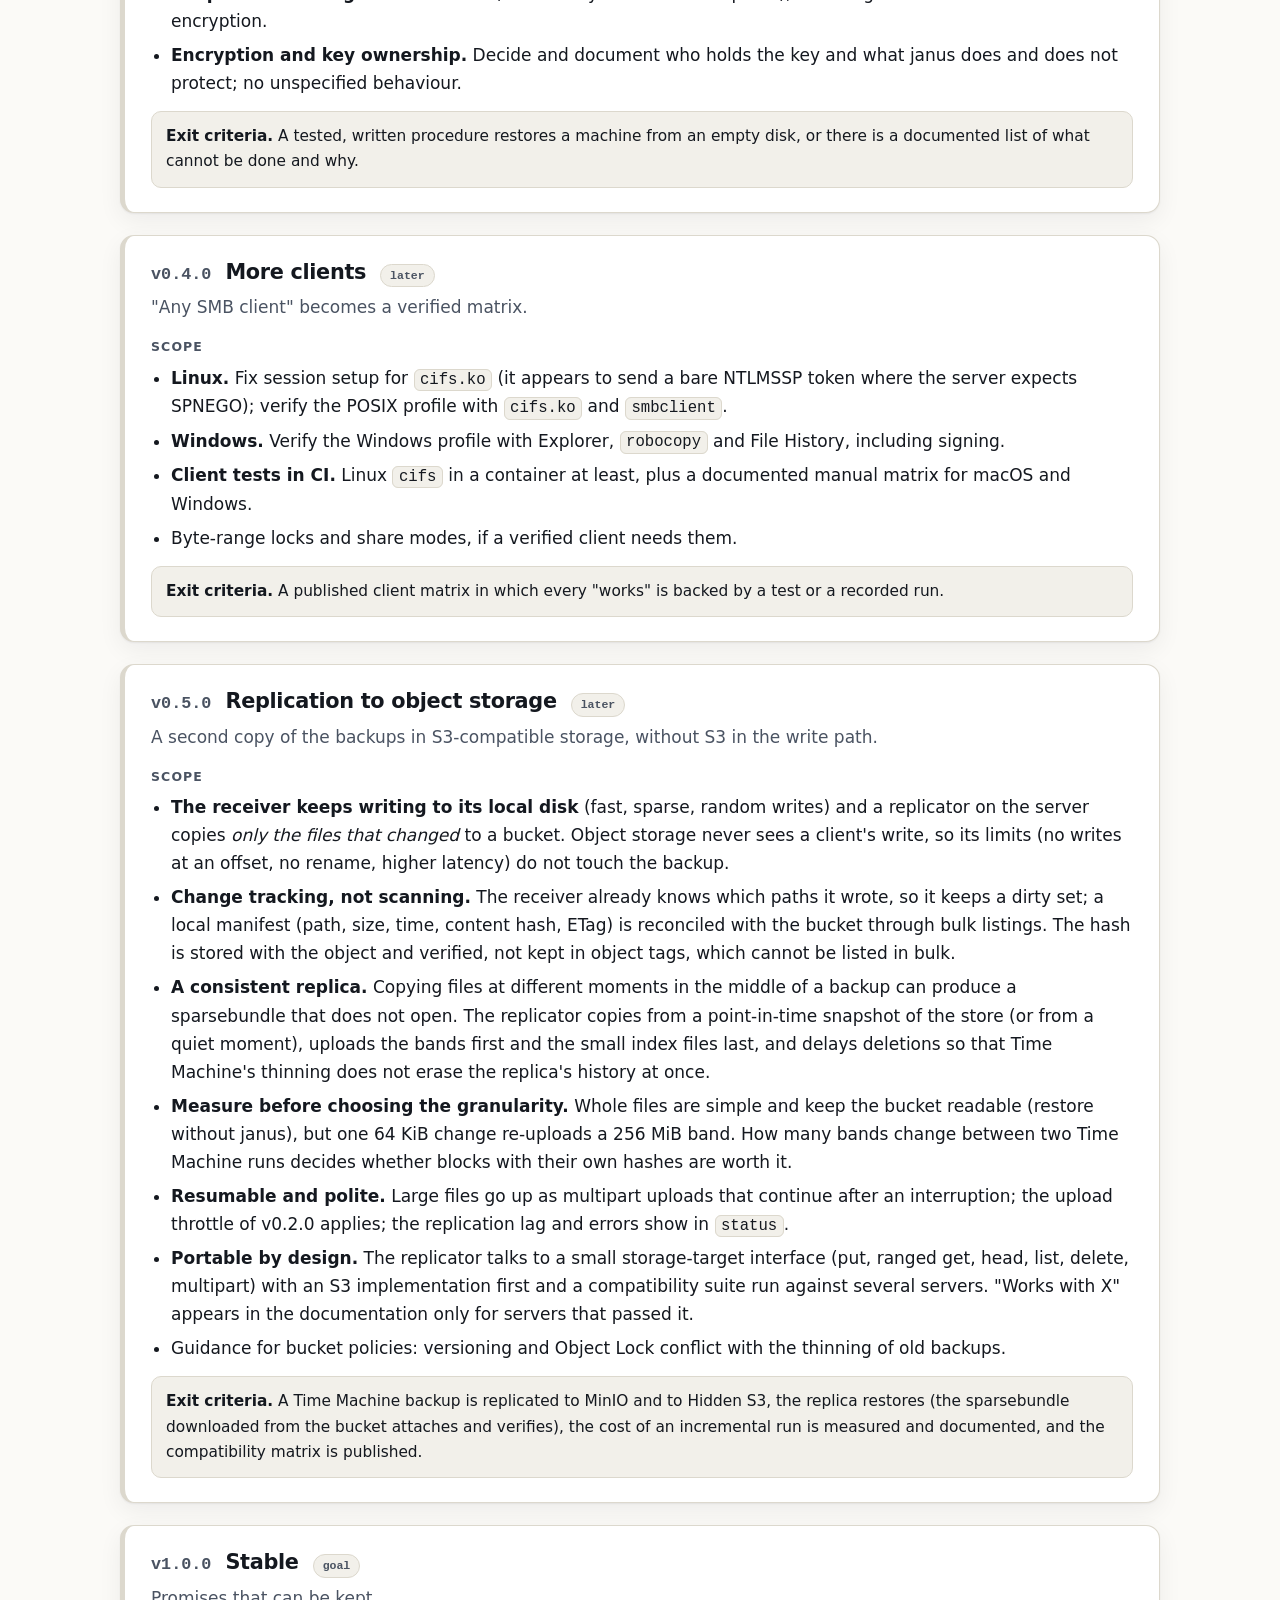
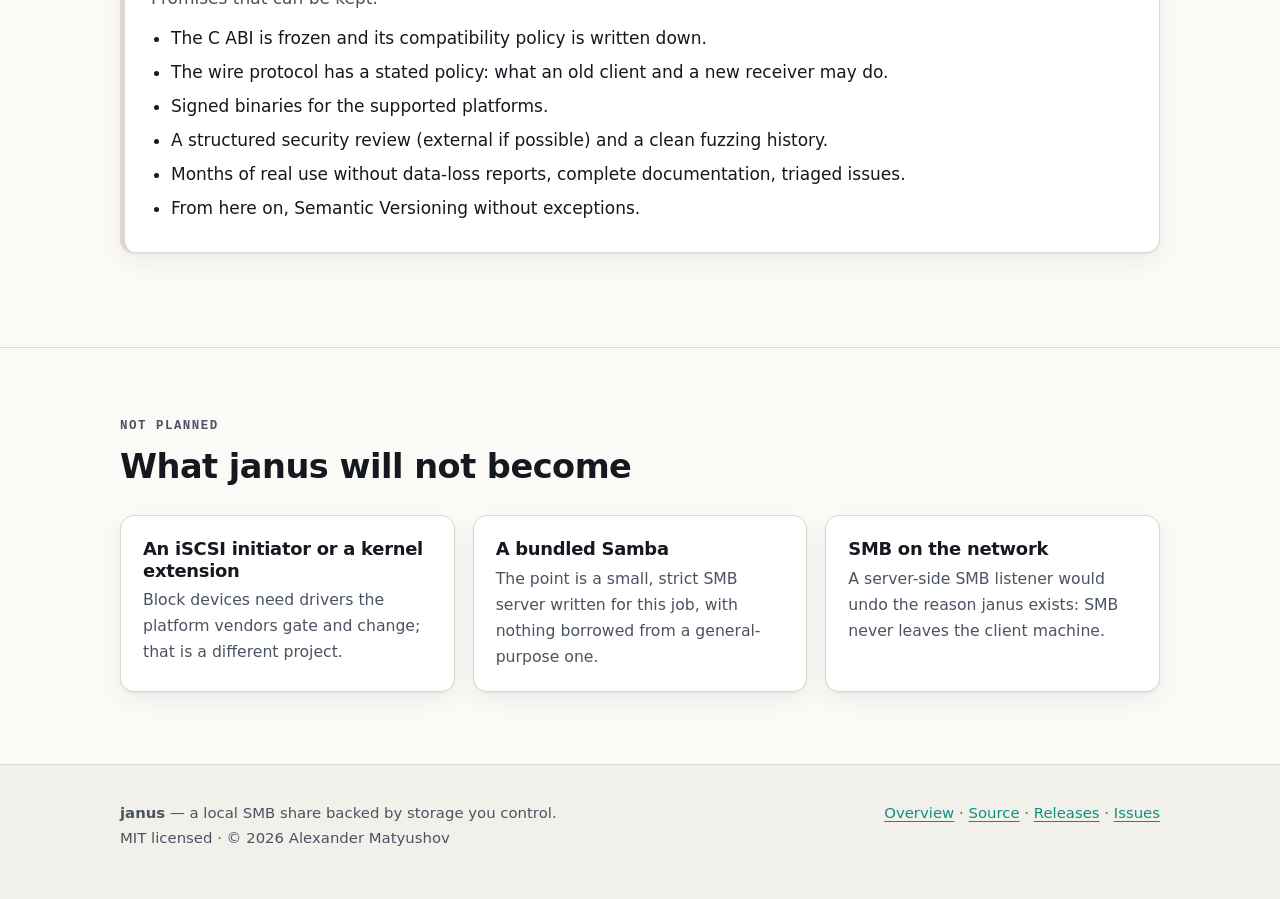
<file: docs/roadmap.html>
<!doctype html>
<html lang="en">
<head>
<meta charset="utf-8">
<meta name="viewport" content="width=device-width, initial-scale=1">
<title>janus roadmap — version by version</title>
<meta name="description" content="Where janus is going, version by version: what each release adds, what it must prove before it ships, and what is deliberately not planned.">
<meta name="color-scheme" content="light dark">
<link rel="icon" href="assets/favicon.svg" type="image/svg+xml">
<link rel="stylesheet" href="assets/style.css">
<meta property="og:type" content="website">
<meta property="og:title" content="janus roadmap — version by version">
<meta property="og:description" content="What each janus release adds, what it must prove before it ships, and what is not planned.">
<meta property="og:url" content="https://matyushov.github.io/janus/roadmap.html">
</head>
<body>

<header class="bar">
  <div class="wrap">
    <a class="brand" href="index.html" aria-label="janus, back to the home page">
      <svg viewBox="0 0 64 64" aria-hidden="true"><path d="M32 8v48" stroke="currentColor" stroke-opacity=".45" stroke-width="2" stroke-dasharray="3 4"/><path d="M26 20a13 13 0 0 0 0 24" fill="none" stroke="#2dd4bf" stroke-width="6" stroke-linecap="round"/><path d="M38 20a13 13 0 0 1 0 24" fill="none" stroke="#f5a524" stroke-width="6" stroke-linecap="round"/></svg>
      janus
    </a>
    <nav aria-label="Sections">
      <a href="index.html">Overview</a>
      <a href="#versioning">Versioning</a>
      <a href="#versions">Versions</a>
      <a href="#not-planned">Not planned</a>
      <a class="gh" href="https://github.com/matyushov/janus">GitHub</a>
    </nav>
  </div>
</header>

<main id="top">

<section class="hero" style="padding-bottom:48px">
  <div class="wrap">
    <span class="eyebrow">Roadmap and releases</span>
    <h1 style="max-width:20ch">Where janus is going, <em>version by version</em>.</h1>
    <p class="lede">
      Order matters; dates are not promised. A version ships when its exit criteria are met, and each
      one has criteria that can be checked. The project is a one-person open source effort, so the plan
      favours a few things done properly over many things half done.
    </p>
    <ul class="jump" aria-label="Jump to a version">
      <li><a href="#v0-1-0">v0.1.0</a></li>
      <li><a href="#v0-2-0">v0.2.0</a></li>
      <li><a href="#v0-3-0">v0.3.0</a></li>
      <li><a href="#v0-4-0">v0.4.0</a></li>
      <li><a href="#v0-5-0">v0.5.0</a></li>
      <li><a href="#v1-0-0">v1.0.0</a></li>
    </ul>
  </div>
</section>

<!-- ======================================================= versioning -->
<section id="versioning">
  <div class="wrap">
    <span class="eyebrow">Versioning</span>
    <h2>Three numbers, on purpose</h2>
    <p class="lede">
      janus is pre-1.0: minor versions may change behaviour, and every change is listed in the release notes
      on <a href="https://github.com/matyushov/janus/releases">GitHub Releases</a>. Three version numbers exist and move independently.
    </p>
    <div class="tablewrap">
      <table>
        <thead><tr><th>Number</th><th>Where you see it</th><th>What it means</th></tr></thead>
        <tbody>
          <tr><td><strong>Release version</strong> <code>0.x.y</code></td><td>the workspace version, the git tag <code>v0.x.y</code></td><td>The software as a whole. Semantic Versioning without exceptions from 1.0.</td></tr>
          <tr><td><strong>C ABI version</strong></td><td><code>janus_client_abi_version()</code>, currently <code>1</code></td><td>Changes only when the C interface of <code>libjanus</code> breaks.</td></tr>
          <tr><td><strong>Wire protocol revision</strong></td><td><code>proto_rev</code> in the receiver's reply, currently <code>2</code></td><td>The gRPC contract between the client and the receiver. Additions stay compatible; a bump means an older peer may be refused.</td></tr>
        </tbody>
      </table>
    </div>
    <p>
      Releases are <strong>source-only</strong> until binaries can be signed (v0.2.0): an unsigned command-line
      binary downloaded in a browser is quarantined by macOS, and it is not something to hand to users.
      Every release is marked <em>pre-release</em> until 1.0.
    </p>
  </div>
</section>

<!-- ======================================================= versions -->
<section id="versions">
  <div class="wrap">
    <span class="eyebrow">Versions</span>
    <h2>From a working core to a stable 1.0</h2>

    <!-- v0.1.0 -->
    <article class="ver now" id="v0-1-0">
      <header>
        <span class="vnum">v0.1.0</span>
        <h3>Preview</h3>
        <span class="chip works">current state</span>
      </header>
      <p class="theme">A working core, proven with the hardest client, built from source.</p>
      <h4>What it contains</h4>
      <ul>
        <li>An SMB 3.1.1 server in Rust: signing required, NTLMv2, no guests, durable handles V2, lease V2, interim <code>STATUS_PENDING</code> and <code>CANCEL</code>, Apple extensions, <code>F_FULLFSYNC</code>.</li>
        <li>macOS Time Machine as the first verified client: full and incremental backups, file restore, a killed client and receiver outages up to about two minutes survived.</li>
        <li>A receiver over gRPC with mutual TLS 1.3, one store and quota per machine, zstd on the wire.</li>
        <li>A write-ahead journal with an honest <code>fsync</code> and background upload.</li>
        <li>An embeddable client: a C library with eleven functions, a header-only C++ wrapper, a CMake package, five examples.</li>
        <li>Command-line control, live status and logs, this site.</li>
      </ul>
      <p class="limits"><strong>Known limits.</strong> Tested on macOS 26 only. An outage longer than about two minutes aborts a
      Time Machine run (Time Machine's own limit). Linux and Windows SMB clients are not supported. There is no installer
      or background service; the daemon runs from a shell. No certificate revocation. No external security review.</p>
    </article>

    <!-- v0.2.0 -->
    <article class="ver next" id="v0-2-0">
      <header>
        <span class="vnum">v0.2.0</span>
        <h3>Installable and trustworthy</h3>
        <span class="chip planned">next</span>
      </header>
      <p class="theme">A stranger can install it from the documentation, and has reasons to trust it.</p>
      <h4>Scope</h4>
      <ul>
        <li><strong>Packaging.</strong> A reproducible <code>.deb</code> for the receiver built in CI from a script in the repository. A documented, signed way to run the client on macOS: an unsigned command-line binary does not get the Local Network permission under <code>launchd</code>, so the answer is an app host with a stable signature or another route.</li>
        <li><strong>A Time Machine setup helper.</strong> <code>tmutil setdestination</code> stores the password with no access for the system's network authentication agent, so <code>backupd</code> cannot read it; the helper creates the keychain entry correctly and explains each step.</li>
        <li><strong>Certificate lifecycle.</strong> Enrolling a machine without hand-editing JSON, listing, expiry warnings and a real way to revoke a client.</li>
        <li><strong>Fail fast on a rejected certificate.</strong> A client whose certificate is refused currently retries for the whole two-minute patience before reporting an error; telling an authentication failure from an unreachable network makes it an immediate, clear error.</li>
        <li><strong>Hardening.</strong> Fuzz targets for the SMB codec and the authentication parsers running in CI, a dependency audit in CI, a written threat model.</li>
        <li><strong>Upload throttling.</strong> A bandwidth limit for the background upload that can be changed while janus runs (<code>janus-cli client throttle 5MB/s</code>, <code>off</code>, <code>pause</code>, <code>resume</code>), so a backup does not take the whole uplink of a laptop on Wi-Fi or a VPN. It only slows the upload down and never drops or reorders data; clients that wait for a flush are still answered honestly. Schedules and metered-network detection follow if the basic limit proves useful.</li>
        <li><strong>Native <code>launchd</code> socket activation</strong>, receiver logs, an install guide.</li>
        <li><strong>Dogfooding.</strong> The maintainer's own Mac backs up through janus for several weeks before the tag.</li>
      </ul>
      <div class="exit"><b>Exit criteria.</b> A fresh Mac and a fresh Linux server go from nothing to a completed Time Machine backup in under thirty minutes using only the documentation; the fuzzers ran for a meaningful time without a crash; revoking a client works.</div>
    </article>

    <!-- v0.3.0 -->
    <article class="ver" id="v0-3-0">
      <header>
        <span class="vnum">v0.3.0</span>
        <h3>Recoverable</h3>
        <span class="chip research">later</span>
      </header>
      <p class="theme">Getting a whole machine back, not just files.</p>
      <h4>Scope</h4>
      <ul>
        <li><strong>Restore from macOS Recovery, verified end to end.</strong> The daemon runs in Recovery and the restore wizard lists the backups today; the path through Migration Assistant after a reinstall is not verified. Turn the lab procedure into documentation, or document exactly where the boundary is.</li>
        <li><strong>Credential delivery for Recovery</strong> without copying a private key by hand (short-lived credentials), if the threat model allows it; otherwise a documented manual procedure.</li>
        <li><strong>Resume after an interrupted backup.</strong> Measure what Time Machine does on the next run after a long outage; only if it starts over, build the metadata mirror that lets a backup survive longer outages.</li>
        <li><strong>Snapshot browsing on the server</strong> (a read-only mount of a snapshot), including how it interacts with encryption.</li>
        <li><strong>Encryption and key ownership.</strong> Decide and document who holds the key and what janus does and does not protect; no unspecified behaviour.</li>
      </ul>
      <div class="exit"><b>Exit criteria.</b> A tested, written procedure restores a machine from an empty disk, or there is a documented list of what cannot be done and why.</div>
    </article>

    <!-- v0.4.0 -->
    <article class="ver" id="v0-4-0">
      <header>
        <span class="vnum">v0.4.0</span>
        <h3>More clients</h3>
        <span class="chip research">later</span>
      </header>
      <p class="theme">"Any SMB client" becomes a verified matrix.</p>
      <h4>Scope</h4>
      <ul>
        <li><strong>Linux.</strong> Fix session setup for <code>cifs.ko</code> (it appears to send a bare NTLMSSP token where the server expects SPNEGO); verify the POSIX profile with <code>cifs.ko</code> and <code>smbclient</code>.</li>
        <li><strong>Windows.</strong> Verify the Windows profile with Explorer, <code>robocopy</code> and File History, including signing.</li>
        <li><strong>Client tests in CI.</strong> Linux <code>cifs</code> in a container at least, plus a documented manual matrix for macOS and Windows.</li>
        <li>Byte-range locks and share modes, if a verified client needs them.</li>
      </ul>
      <div class="exit"><b>Exit criteria.</b> A published client matrix in which every "works" is backed by a test or a recorded run.</div>
    </article>

    <!-- v0.5.0 -->
    <article class="ver" id="v0-5-0">
      <header>
        <span class="vnum">v0.5.0</span>
        <h3>Replication to object storage</h3>
        <span class="chip research">later</span>
      </header>
      <p class="theme">A second copy of the backups in S3-compatible storage, without S3 in the write path.</p>
      <h4>Scope</h4>
      <ul>
        <li><strong>The receiver keeps writing to its local disk</strong> (fast, sparse, random writes) and a replicator on the server copies <em>only the files that changed</em> to a bucket. Object storage never sees a client's write, so its limits (no writes at an offset, no rename, higher latency) do not touch the backup.</li>
        <li><strong>Change tracking, not scanning.</strong> The receiver already knows which paths it wrote, so it keeps a dirty set; a local manifest (path, size, time, content hash, ETag) is reconciled with the bucket through bulk listings. The hash is stored with the object and verified, not kept in object tags, which cannot be listed in bulk.</li>
        <li><strong>A consistent replica.</strong> Copying files at different moments in the middle of a backup can produce a sparsebundle that does not open. The replicator copies from a point-in-time snapshot of the store (or from a quiet moment), uploads the bands first and the small index files last, and delays deletions so that Time Machine's thinning does not erase the replica's history at once.</li>
        <li><strong>Measure before choosing the granularity.</strong> Whole files are simple and keep the bucket readable (restore without janus), but one 64&nbsp;KiB change re-uploads a 256&nbsp;MiB band. How many bands change between two Time Machine runs decides whether blocks with their own hashes are worth it.</li>
        <li><strong>Resumable and polite.</strong> Large files go up as multipart uploads that continue after an interruption; the upload throttle of v0.2.0 applies; the replication lag and errors show in <code>status</code>.</li>
        <li><strong>Portable by design.</strong> The replicator talks to a small storage-target interface (put, ranged get, head, list, delete, multipart) with an S3 implementation first and a compatibility suite run against several servers. "Works with X" appears in the documentation only for servers that passed it.</li>
        <li>Guidance for bucket policies: versioning and Object Lock conflict with the thinning of old backups.</li>
      </ul>
      <div class="exit"><b>Exit criteria.</b> A Time Machine backup is replicated to MinIO and to Hidden S3, the replica restores (the sparsebundle downloaded from the bucket attaches and verifies), the cost of an incremental run is measured and documented, and the compatibility matrix is published.</div>
    </article>

    <!-- v1.0.0 -->
    <article class="ver" id="v1-0-0">
      <header>
        <span class="vnum">v1.0.0</span>
        <h3>Stable</h3>
        <span class="chip research">goal</span>
      </header>
      <p class="theme">Promises that can be kept.</p>
      <ul>
        <li>The C ABI is frozen and its compatibility policy is written down.</li>
        <li>The wire protocol has a stated policy: what an old client and a new receiver may do.</li>
        <li>Signed binaries for the supported platforms.</li>
        <li>A structured security review (external if possible) and a clean fuzzing history.</li>
        <li>Months of real use without data-loss reports, complete documentation, triaged issues.</li>
        <li>From here on, Semantic Versioning without exceptions.</li>
      </ul>
    </article>
  </div>
</section>

<!-- ======================================================= not planned -->
<section id="not-planned">
  <div class="wrap">
    <span class="eyebrow">Not planned</span>
    <h2>What janus will not become</h2>
    <div class="grid">
      <article class="card">
        <h3>An iSCSI initiator or a kernel extension</h3>
        <p>Block devices need drivers the platform vendors gate and change; that is a different project.</p>
      </article>
      <article class="card">
        <h3>A bundled Samba</h3>
        <p>The point is a small, strict SMB server written for this job, with nothing borrowed from a general-purpose one.</p>
      </article>
      <article class="card">
        <h3>SMB on the network</h3>
        <p>A server-side SMB listener would undo the reason janus exists: SMB never leaves the client machine.</p>
      </article>
    </div>
  </div>
</section>

</main>

<footer>
  <div class="wrap">
    <div>
      <strong>janus</strong> — a local SMB share backed by storage you control.<br>
      MIT licensed · © 2026 Alexander Matyushov
    </div>
    <div>
      <a href="index.html">Overview</a> ·
      <a href="https://github.com/matyushov/janus">Source</a> ·
      <a href="https://github.com/matyushov/janus/releases">Releases</a> ·
      <a href="https://github.com/matyushov/janus/issues">Issues</a>
    </div>
  </div>
</footer>

</body>
</html>
</file>
<file: docs/assets/style.css>
/* janus site — hand written, no dependencies.
   Two accents on purpose: teal = the face turned to the SMB client (loopback),
   amber = the face turned to the storage (the network). */
:root {
  color-scheme: light dark;
  --bg: #fbfaf7;
  --bg-soft: #f2f0ea;
  --surface: #ffffff;
  --ink: #14181f;
  --ink-soft: #4a5362;
  --line: #dcd8cd;
  --teal: #0f8f82;
  --teal-bg: #dff3ef;
  --amber: #b86e00;
  --amber-bg: #fbecd2;
  --ok: #1e7a45;
  --warn: #a8420a;
  --code-bg: #14181f;
  --code-ink: #e8eaed;
  --radius: 14px;
  --maxw: 1080px;
  --shadow: 0 1px 2px rgba(20, 24, 31, .06), 0 8px 24px rgba(20, 24, 31, .06);
}
@media (prefers-color-scheme: dark) {
  :root {
    --bg: #0e1116;
    --bg-soft: #141922;
    --surface: #171c26;
    --ink: #e8eaed;
    --ink-soft: #a3acba;
    --line: #2a3140;
    --teal: #2dd4bf;
    --teal-bg: #12302d;
    --amber: #f5a524;
    --amber-bg: #3a2a0c;
    --ok: #5fd08a;
    --warn: #ff9a62;
    --code-bg: #0a0d12;
    --code-ink: #e8eaed;
    --shadow: 0 1px 2px rgba(0, 0, 0, .4), 0 8px 24px rgba(0, 0, 0, .35);
  }
}
* { box-sizing: border-box; }
html { scroll-behavior: smooth; scroll-padding-top: 72px; }
body {
  margin: 0; background: var(--bg); color: var(--ink);
  font: 17px/1.65 system-ui, -apple-system, "Segoe UI", Roboto, "Helvetica Neue", sans-serif;
  -webkit-font-smoothing: antialiased;
}
a { color: var(--teal); text-underline-offset: 3px; }
a:hover { text-decoration-thickness: 2px; }
code, pre, kbd { font: 0.92em/1.5 ui-monospace, "SF Mono", Menlo, Consolas, monospace; }
:not(pre) > code { background: var(--bg-soft); border: 1px solid var(--line); padding: .08em .35em; border-radius: 6px; }
.wrap { max-width: var(--maxw); margin: 0 auto; padding: 0 20px; }
section { padding: 72px 0; }
section + section { border-top: 1px solid var(--line); }
h1, h2, h3 { line-height: 1.2; letter-spacing: -0.015em; margin: 0 0 .5em; }
h2 { font-size: clamp(1.6rem, 3.4vw, 2.1rem); }
h3 { font-size: 1.12rem; }
p { margin: 0 0 1em; }
.lede { font-size: 1.15rem; color: var(--ink-soft); max-width: 62ch; }
.eyebrow { font: 600 .78rem/1 ui-monospace, Menlo, monospace; text-transform: uppercase; letter-spacing: .12em; color: var(--ink-soft); margin-bottom: 14px; display: block; }

/* top bar */
.bar { position: sticky; top: 0; z-index: 10; background: color-mix(in srgb, var(--bg) 88%, transparent); backdrop-filter: blur(10px); border-bottom: 1px solid var(--line); }
.bar .wrap { display: flex; align-items: center; gap: 22px; height: 56px; }
.brand { display: inline-flex; align-items: center; gap: 10px; font-weight: 700; color: var(--ink); text-decoration: none; letter-spacing: -.01em; }
.brand svg { width: 26px; height: 26px; }
.bar nav { margin-left: auto; display: flex; gap: 20px; flex-wrap: wrap; font-size: .93rem; }
.bar nav a { color: var(--ink-soft); text-decoration: none; }
.bar nav a:hover { color: var(--ink); }
@media (max-width: 720px) { .bar nav a:not(.gh) { display: none; } }

/* hero */
.hero { padding: 84px 0 64px; background:
  radial-gradient(60% 80% at 0% 0%, color-mix(in srgb, var(--teal) 14%, transparent), transparent 70%),
  radial-gradient(60% 80% at 100% 0%, color-mix(in srgb, var(--amber) 14%, transparent), transparent 70%); }
.hero h1 { font-size: clamp(2.2rem, 6vw, 3.9rem); max-width: 17ch; margin-bottom: .4em; }
.hero h1 em { font-style: normal; background: linear-gradient(90deg, var(--teal), var(--amber)); -webkit-background-clip: text; background-clip: text; color: transparent; }
.cta { display: flex; gap: 12px; flex-wrap: wrap; margin: 28px 0 8px; }
.btn { display: inline-block; padding: 12px 20px; border-radius: 10px; font-weight: 600; text-decoration: none; border: 1px solid var(--line); color: var(--ink); background: var(--surface); }
.btn.primary { background: var(--ink); color: var(--bg); border-color: var(--ink); }
.btn:hover { transform: translateY(-1px); box-shadow: var(--shadow); }
.facts { display: flex; flex-wrap: wrap; gap: 8px 22px; margin: 34px 0 0; padding: 0; list-style: none; color: var(--ink-soft); font-size: .93rem; }
.facts li::before { content: "✓ "; color: var(--ok); font-weight: 700; }

/* cards */
.grid { display: grid; gap: 18px; grid-template-columns: repeat(auto-fit, minmax(290px, 1fr)); margin-top: 28px; }
.card { background: var(--surface); border: 1px solid var(--line); border-radius: var(--radius); padding: 22px; box-shadow: var(--shadow); }
.card h3 { margin-bottom: .35em; }
.card p { margin: 0; color: var(--ink-soft); font-size: .98rem; }
.tag { display: inline-block; font: 600 .72rem/1 ui-monospace, Menlo, monospace; padding: 5px 8px; border-radius: 999px; margin-bottom: 12px; }
.tag.teal { background: var(--teal-bg); color: var(--teal); }
.tag.amber { background: var(--amber-bg); color: var(--amber); }

/* diagram */
.diagram { background: var(--surface); border: 1px solid var(--line); border-radius: var(--radius); padding: 16px; margin: 28px 0; overflow-x: auto; box-shadow: var(--shadow); }
.diagram svg { width: 100%; min-width: 720px; height: auto; display: block; }
.diagram text { font: 13px system-ui, -apple-system, "Segoe UI", sans-serif; fill: var(--ink); }
.diagram .sub { fill: var(--ink-soft); font-size: 11.5px; }
.diagram .box { fill: var(--bg-soft); stroke: var(--line); stroke-width: 1.5; }
.diagram .box.t { stroke: var(--teal); }
.diagram .box.a { stroke: var(--amber); }
.diagram .wire-t { stroke: var(--teal); stroke-width: 3; fill: none; }
.diagram .wire-a { stroke: var(--amber); stroke-width: 3; fill: none; }
.diagram .fence { stroke: var(--ink-soft); stroke-dasharray: 5 6; stroke-width: 1.5; }
.diagram .arrow-t { fill: var(--teal); } .diagram .arrow-a { fill: var(--amber); }
.diagram .lab-t { fill: var(--teal); font-weight: 700; } .diagram .lab-a { fill: var(--amber); font-weight: 700; }

ol.steps { counter-reset: s; list-style: none; padding: 0; margin: 24px 0 0; display: grid; gap: 14px; }
ol.steps li { counter-increment: s; position: relative; padding-left: 52px; }
ol.steps li::before { content: counter(s); position: absolute; left: 0; top: 0; width: 34px; height: 34px; border-radius: 50%; display: grid; place-items: center; background: var(--ink); color: var(--bg); font-weight: 700; }
ol.steps b { display: block; }

/* tables */
.tablewrap { overflow-x: auto; margin: 20px 0; border: 1px solid var(--line); border-radius: var(--radius); background: var(--surface); }
table { border-collapse: collapse; width: 100%; font-size: .95rem; }
th, td { text-align: left; padding: 12px 16px; border-bottom: 1px solid var(--line); vertical-align: top; }
th { font-size: .78rem; text-transform: uppercase; letter-spacing: .08em; color: var(--ink-soft); background: var(--bg-soft); }
tr:last-child td { border-bottom: 0; }
.ok { color: var(--ok); font-weight: 600; } .no { color: var(--warn); font-weight: 600; }

/* two columns */
.cols { display: grid; gap: 18px; grid-template-columns: repeat(auto-fit, minmax(300px, 1fr)); margin-top: 24px; }
.cols .card ul { margin: 10px 0 0; padding-left: 20px; color: var(--ink-soft); font-size: .98rem; }
.cols .card li { margin: 6px 0; }
.cols .yes h3 { color: var(--ok); } .cols .nope h3 { color: var(--warn); }

pre { background: var(--code-bg); color: var(--code-ink); border-radius: var(--radius); padding: 18px 20px; overflow-x: auto; margin: 16px 0; border: 1px solid var(--line); }
pre .c { color: #7d8794; }
footer { border-top: 1px solid var(--line); padding: 36px 0 56px; color: var(--ink-soft); font-size: .93rem; background: var(--bg-soft); }
footer .wrap { display: flex; gap: 14px 30px; flex-wrap: wrap; justify-content: space-between; }
.note { border-left: 4px solid var(--amber); background: var(--amber-bg); padding: 12px 16px; border-radius: 8px; color: var(--ink); font-size: .96rem; }
@media (prefers-reduced-motion: reduce) { html { scroll-behavior: auto; } .btn:hover { transform: none; } }

/* status chips (support matrix, use cases) */
.chip { display: inline-block; font: 600 .72rem/1 ui-monospace, Menlo, monospace; padding: 5px 9px; border-radius: 999px; white-space: nowrap; }
.chip.works { background: var(--teal-bg); color: var(--teal); }
.chip.planned { background: var(--amber-bg); color: var(--amber); }
.chip.research { background: var(--bg-soft); color: var(--ink-soft); border: 1px solid var(--line); }
.usecase { display: flex; flex-direction: column; gap: 10px; }
.usecase .chip { align-self: flex-start; }

/* roadmap page */
.ver { position: relative; background: var(--surface); border: 1px solid var(--line); border-left: 5px solid var(--line); border-radius: var(--radius); padding: 24px 26px; margin: 22px 0; box-shadow: var(--shadow); }
.ver.now { border-left-color: var(--teal); }
.ver.next { border-left-color: var(--amber); }
.ver header { display: flex; flex-wrap: wrap; gap: 8px 14px; align-items: baseline; margin-bottom: 6px; }
.ver h3 { margin: 0; font-size: 1.3rem; }
.ver .vnum { font: 700 1.05rem/1 ui-monospace, Menlo, monospace; color: var(--ink-soft); }
.ver .theme { color: var(--ink-soft); margin: 0 0 12px; }
.ver h4 { margin: 16px 0 6px; font-size: .78rem; text-transform: uppercase; letter-spacing: .09em; color: var(--ink-soft); }
.ver ul { margin: 0; padding-left: 20px; }
.ver li { margin: 6px 0; }
.ver .exit { margin-top: 14px; padding: 12px 14px; background: var(--bg-soft); border: 1px solid var(--line); border-radius: 10px; font-size: .96rem; }
.ver .exit b { color: var(--ink); }
.ver .limits { margin-top: 14px; font-size: .95rem; color: var(--ink-soft); }
.jump { display: flex; gap: 8px 14px; flex-wrap: wrap; margin: 18px 0 0; padding: 0; list-style: none; }
.jump a { display: inline-block; padding: 6px 12px; border: 1px solid var(--line); border-radius: 999px; text-decoration: none; color: var(--ink-soft); font: 600 .85rem/1.2 ui-monospace, Menlo, monospace; background: var(--surface); }
.jump a:hover { color: var(--ink); border-color: var(--ink-soft); }
</file>
